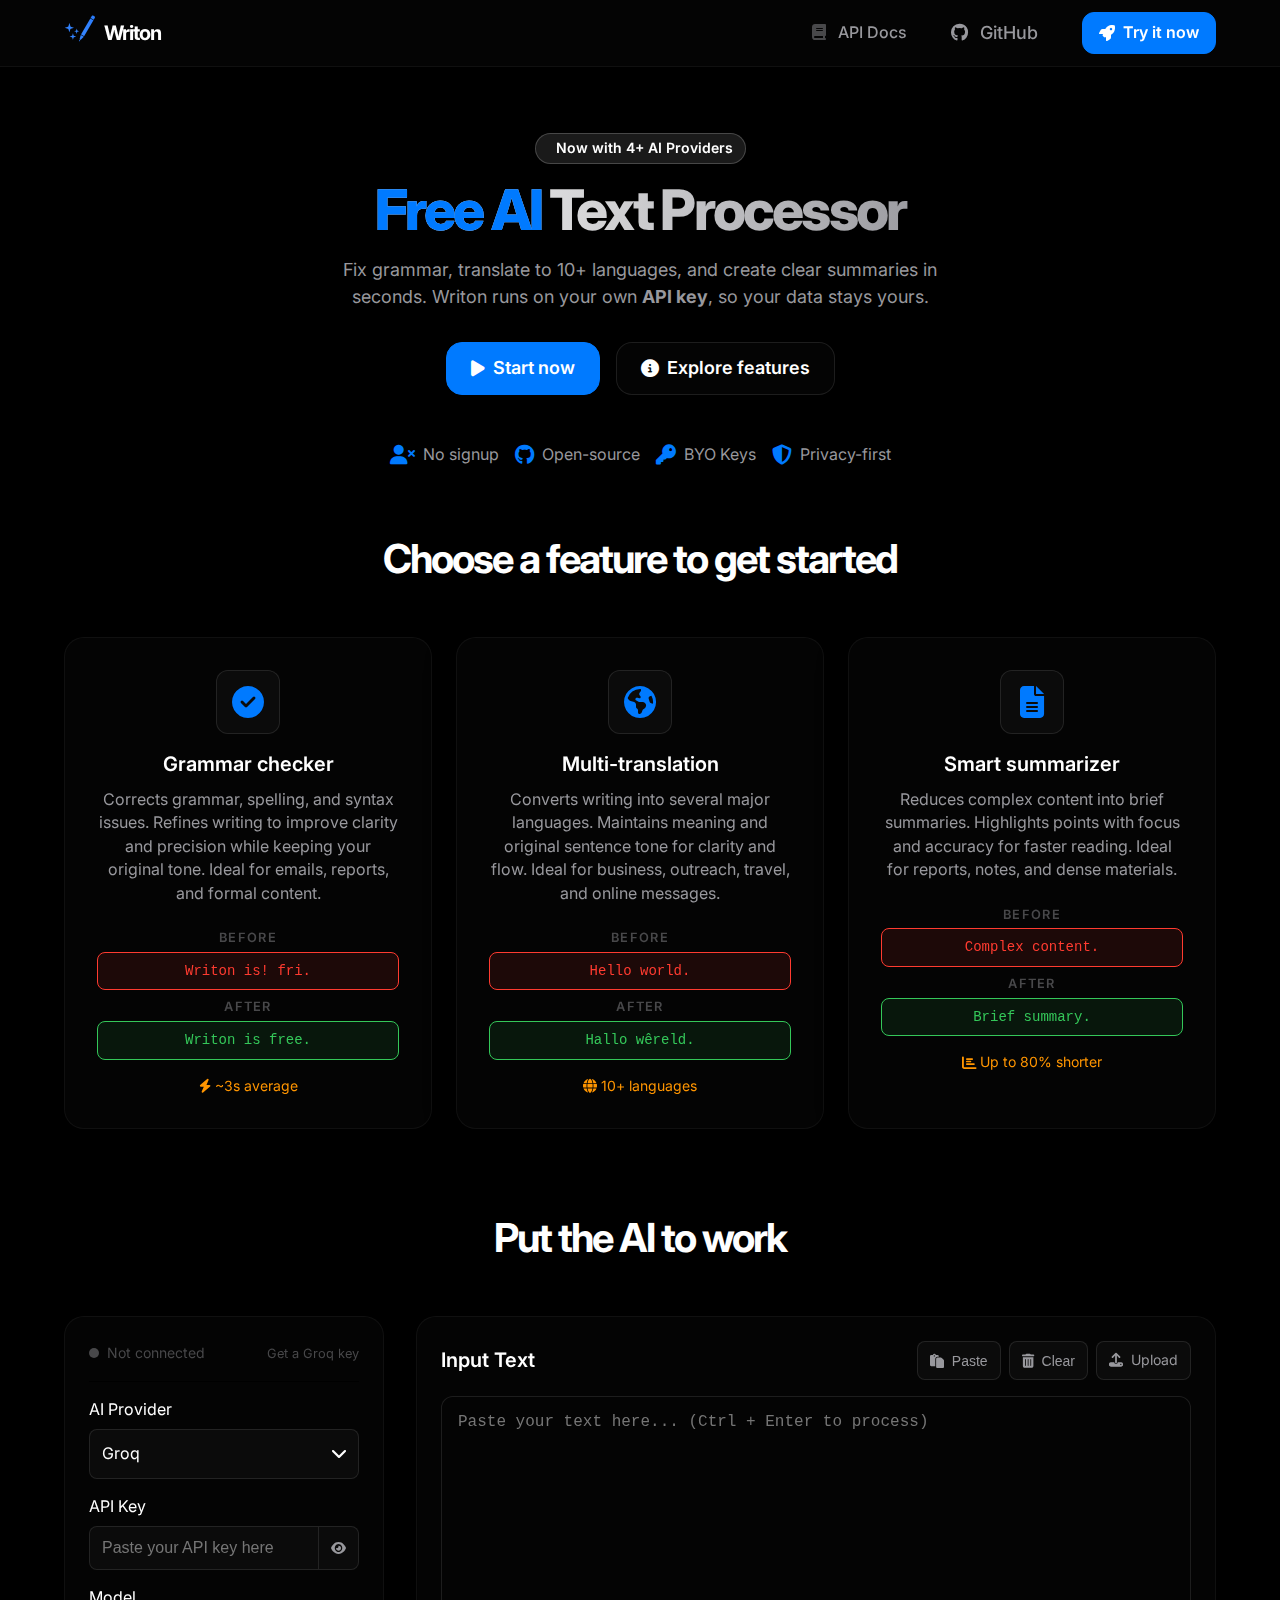
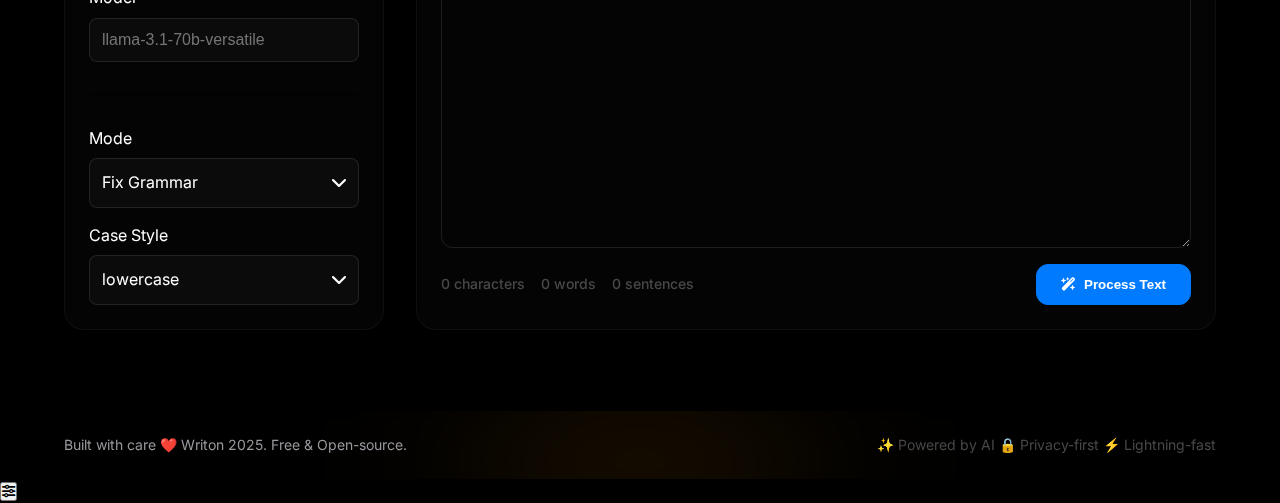
<file: frontend/index.html>
<!DOCTYPE html>
<html lang="en">

<head>
    <meta charset="UTF-8">
    <meta name="viewport"
        content="width=device-width, initial-scale=1, maximum-scale=5, minimum-scale=1, viewport-fit=cover">
    <title>Writon - Free AI Text Processor for Grammar, Translation & Summaries</title>
    <meta name="description"
        content="Writon is a free, privacy-first AI text processor. Correct grammar, translate languages, and summarize text instantly using your own API keys from providers like Groq, OpenAI, and Google. No signup required.">
    <meta name="keywords"
        content="AI text processor, grammar checker, translation tool, summarizer, Groq, OpenAI, Google Gemini, free AI tool, privacy-first AI, bring your own key">
    <meta name="author" content="Writon AI">

    <!-- Open Graph / Facebook -->
    <meta property="og:type" content="website">
    <meta property="og:url" content="https://writon.xyz/">
    <meta property="og:title" content="Writon - Free AI Text Processor">
    <meta property="og:description"
        content="Correct grammar, translate languages, and summarize text instantly with your own API keys.">
    <meta property="og:image" content="https://writon.xyz/frontend/assets/logo.PNG">
    <meta property="og:site_name" content="Writon">
    <meta property="og:locale" content="en_US">

    <!-- Twitter -->
    <meta property="twitter:card" content="summary_large_image">
    <meta property="twitter:url" content="https://writon.xyz/">
    <meta property="twitter:title" content="Writon - Free AI Text Processor">
    <meta property="twitter:description"
        content="Correct grammar, translate languages, and summarize text instantly with your own API keys.">
    <meta property="twitter:image" content="https://writon.xyz/frontend/assets/logo.PNG">
    <meta property="twitter:site" content="@writon_xyz">
    <meta property="twitter:creator" content="@writon_xyz">

    <link rel="icon" href="assets/favicon.ico" type="image/x-icon">
    <link rel="stylesheet" href="style.css">
    <link rel="stylesheet" href="https://cdnjs.cloudflare.com/ajax/libs/font-awesome/6.4.0/css/all.min.css">
    <link href="https://fonts.googleapis.com/css2?family=Inter:wght@300;400;500;600;700&display=swap" rel="stylesheet">
    <link rel="preconnect" href="https://fonts.googleapis.com">
    <link rel="preconnect" href="https://cdnjs.cloudflare.com">
    <meta name="apple-mobile-web-app-capable" content="yes">
    <meta name="apple-mobile-web-app-status-bar-style" content="black-translucent">
    <meta name="apple-mobile-web-app-title" content="Writon AI">
    <link rel="apple-touch-icon" href="assets/logo.PNG">
    <meta name="mobile-web-app-capable" content="yes">
    <meta name="theme-color" content="#000000">
    <meta name="format-detection" content="telephone=no">
    
    <!-- SEO Meta Tags -->
    <meta name="robots" content="index, follow">
    <link rel="canonical" href="https://writon.xyz/">
    
    <!-- Preload critical resources -->
    <link rel="preload" href="style.css" as="style">
    
    <link rel="preload" href="assets/logo.PNG" as="image">
    
    <!-- Structured Data -->
    <script type="application/ld+json">
    {
        "@context": "https://schema.org",
        "@type": "WebApplication",
        "name": "Writon",
        "description": "AI-powered text processor for grammar correction, translation, and summarization",
        "url": "https://writon.xyz",
        "applicationCategory": "Text Processing",
        "operatingSystem": "Web Browser",
        "offers": {
            "@type": "Offer",
            "price": "0",
            "priceCurrency": "USD"
        }
    }
    </script>
</head>

<body>
    
    <div id="app-container">
        <div id="statusMessage" class="hidden"></div>
        <div id="loadingOverlay" class="loading-overlay hidden">
            <div class="loading-spinner">
                <div class="spinner-ring"></div>
                <div class="loading-text">Processing your text...</div>
                <div class="loading-progress">
                    <div class="progress-bar">
                        <div class="progress-fill"></div>
                    </div>
                </div>
            </div>
        </div>
        <header class="header">
            <div class="header-content">
                <a href="#" class="logo">
                    <div class="logo-icon">
                        <img src="assets/logo.PNG" alt="Writon" class="logo-image">
                    </div>
                    <span class="logo-text">Writon</span>
                </a>
                <nav class="nav-desktop">
                    <a href="api-docs.html" class="nav-link">
                        <i class="fas fa-book"></i>
                        API Docs
                    </a>
                    <a href="https://github.com/writon-xyz" target="_blank" class="mobile-nav-link">
                        <i class="fab fa-github"></i>
                        <span>GitHub</span>
                    </a>
                    <a href="#processing-section" class="btn-primary">
                        <i class="fas fa-rocket"></i>
                        Try it now
                    </a>
                </nav>
                <button class="nav-mobile-toggle">
                    <i class="fas fa-bars"></i>
                </button>
            </div>
        </header>
        <div class="mobile-nav-overlay hidden" id="mobileNavOverlay">
            <div class="mobile-nav-content">
                <div class="mobile-nav-header">
                    <div class="logo">
                        <div class="logo-icon">
                            <img src="assets/logo.PNG" alt="Writon" class="logo-image">
                        </div>
                        <span class="logo-text">Writon</span>
                    </div>
                    <button class="mobile-nav-close" id="mobileNavClose">
                        <i class="fas fa-times"></i>
                    </button>
                </div>
                <nav class="mobile-nav-links">
                    <a href="#processing-section" class="mobile-nav-link">
                        <i class="fas fa-rocket"></i>
                        <span>Try it now</span>
                    </a>
                    <a href="api-docs.html" class="mobile-nav-link">
                        <i class="fas fa-book"></i>
                        <span>API Docs</span>
                    </a>
                    <a href="#" class="mobile-nav-link">
                        <i class="fab fa-github"></i>
                        <span>GitHub</span>
                    </a>
                </nav>
                <div class="mobile-nav-footer">
                    <div class="mobile-nav-stats">
                        <div class="mobile-nav-stat">
                            <i class="fas fa-shield-alt"></i>
                            <span>Privacy-first</span>
                        </div>
                    </div>
                </div>
            </div>
        </div>
        <main>
            <section class="hero">
                <div class="hero-background"></div>
                <div class="hero-content">
                    <div class="hero-badge">
                        <i class="fas fa-sparkles"></i>
                        <span>Now with 4+ AI Providers</span>
                    </div>
                    <h1 class="hero-title">
                        <span class="highlight">Free AI</span>
                        <span>Text Processor</span>
                    </h1>
                    <p class="hero-description">
                        Fix grammar, translate to 10+ languages, and create clear summaries in seconds.
                        Writon runs on your own <strong>API key</strong>, so your data stays yours.
                    </p>
                    <div class="hero-actions">
                        <a href="#processing-section" class="btn-primary btn-large">
                            <i class="fas fa-play"></i>
                            Start now
                        </a>
                        <a href="#features" class="btn-secondary btn-large">
                            <i class="fas fa-info-circle"></i>
                            Explore features
                        </a>
                    </div>
                    <div class="hero-features">
                        <div class="feature-item">
                            <i class="fas fa-user-times"></i>
                            <span>No signup</span>
                        </div>
                        <div class="feature-item">
                            <i class="fab fa-github"></i>
                            <span>Open-source</span>
                        </div>
                        <div class="feature-item">
                            <i class="fas fa-key"></i>
                            <span>BYO Keys</span>
                        </div>
                        <div class="feature-item">
                            <i class="fas fa-shield-alt"></i>
                            <span>Privacy-first</span>
                        </div>
                    </div>
                </div>
            </section>
            <section class="features" id="features">
                <div class="container">
                    <h2 class="section-title">Choose a feature to get started</h2>
                    <div class="features-grid">
                        <div class="feature-card" data-feature="grammar">
                            <div class="feature-icon">
                                <i class="fas fa-check-circle"></i>
                            </div>
                            <h3 class="feature-title">Grammar checker</h3>
                            <p class="feature-description">Corrects grammar, spelling, and syntax issues. Refines writing to
                                improve clarity and precision while keeping your original tone. Ideal for emails, reports,
                                and formal content.</p>
                            <div class="code-example-stacked">
                                <div class="example-section">
                                    <span class="example-label">BEFORE</span>
                                    <div class="code-box before">Writon is! fri.</div>
                                </div>
                                <div class="example-section">
                                    <span class="example-label">AFTER</span>
                                    <div class="code-box after">Writon is free.</div>
                                </div>
                            </div>
                            <div class="feature-stats">
                                <div class="stat">
                                    <i class="fas fa-bolt"></i>
                                    <span>~3s average</span>
                                </div>
                            </div>
                        </div>
                        <div class="feature-card" data-feature="translate">
                            <div class="feature-icon">
                                <i class="fas fa-globe-americas"></i>
                            </div>
                            <h3 class="feature-title">Multi-translation</h3>
                            <p class="feature-description">Converts writing into several major languages. Maintains meaning
                                and original sentence tone for clarity and flow. Ideal for business, outreach, travel, and online messages.</p>
                            <div class="code-example-stacked">
                                <div class="example-section">
                                    <span class="example-label">BEFORE</span>
                                    <div class="code-box before">Hello world.</div>
                                </div>
                                <div class="example-section">
                                    <span class="example-label">AFTER</span>
                                    <div class="code-box after">Hallo wêreld.
                                    </div>
                                </div>
                            </div>
                            <div class="feature-stats">
                                <div class="stat">
                                    <i class="fas fa-globe"></i>
                                    <span>10+ languages</span>
                                </div>
                            </div>
                        </div>
                        <div class="feature-card" data-feature="summarize">
                            <div class="feature-icon">
                                <i class="fas fa-file-alt"></i>
                            </div>
                            <h3 class="feature-title">Smart summarizer</h3>
                            <p class="feature-description">Reduces complex content into brief summaries. Highlights points with
                                focus and accuracy for faster reading. Ideal for reports, notes, and dense materials.</p>
                            <div class="code-example-stacked">
                                <div class="example-section">
                                    <span class="example-label">BEFORE</span>
                                    <div class="code-box before">Complex content.</div>
                                </div>
                                <div class="example-section">
                                    <span class="example-label">AFTER</span>
                                    <div class="code-box after">Brief summary.
                                    </div>
                                </div>
                            </div>
                            <div class="feature-stats">
                                <div class="stat">
                                    <i class="fas fa-chart-bar"></i>
                                    <span>Up to 80% shorter</span>
                                </div>
                            </div>
                        </div>
                    </div>
                </div>
            </section>
            <section class="processing-section" id="processing-section">
                <div class="container">
                    <h2 class="section-title">Put the AI to work</h2>
                    <div class="processor-grid">
                        <div class="settings-panel glass-card">
                            <div class="status-header">
                                <div class="api-status" id="apiStatus">
                                    <div id="statusIndicator" class="status-indicator"></div>
                                    <div id="statusText" class="status-text">Not connected</div>
                                </div>
                                <div class="key-links">
                                    <a href="https://console.groq.com/keys" target="_blank" class="key-link"
                                        id="groq-link">Get a Groq key</a>
                                    <a href="https://platform.openai.com/api-keys" target="_blank" class="key-link"
                                        id="openai-link">Get an OpenAI key</a>
                                    <a href="https://makersuite.google.com/app/apikey" target="_blank" class="key-link"
                                        id="google-link">Get a Google key</a>
                                    <a href="https://www.anthropic.com/api" target="_blank" class="key-link"
                                        id="anthropic-link">Get an Anthropic key</a>
                                </div>
                            </div>
                            <div class="settings-group">
                                <label for="provider" class="setting-label">AI Provider</label>
                                <div class="custom-select-wrapper">
                                    <select id="provider" class="setting-select">
                                        <option value="groq">Groq</option>
                                        <option value="google">Google</option>
                                        <option value="openai">OpenAI</option>
                                        <option value="anthropic">Anthropic</option>
                                    </select>
                                </div>
                            </div>
                            <div class="settings-group api-key-group">
                                <label for="apiKey" class="setting-label">API Key</label>
                                <div class="api-key-input-wrapper">
                                    <input type="password" id="apiKey" class="setting-input"
                                        placeholder="Paste your API key here" required>
                                    <button id="toggleApiKey" class="input-action-btn">
                                        <i class="fas fa-eye"></i>
                                    </button>
                                </div>
                            </div>
                            <div class="settings-group">
                                <label for="model" class="setting-label">Model</label>
                                <input type="text" id="model" class="setting-input"
                                    placeholder="llama-3.1-70b-versatile">
                            </div>
                            <hr class="settings-divider">
                            <div class="settings-group">
                                <label for="mode" class="setting-label">Mode</label>
                                <div class="custom-select-wrapper">
                                    <select id="mode" class="setting-select">
                                        <option value="grammar">Fix Grammar</option>
                                        <option value="summarize">Summarize</option>
                                        <option value="translate">Translate</option>
                                    </select>
                                </div>
                            </div>
                            <div id="languageGroup" class="settings-group hidden">
                                <label for="targetLanguage" class="setting-label">Target Language</label>
                                <div class="custom-select-wrapper">
                                    <select id="targetLanguage" class="setting-select">
                                        <option value="Hindi">Hindi</option>
                                        <option value="Maori">Maori</option>
                                        <option value="Arabic">Arabic</option>
                                        <option value="French">French</option>
                                        <option value="German">German</option>
                                        <option value="Swahili">Swahili</option>
                                        <option value="English">English</option>
                                        <option value="Spanish">Spanish</option>
                                        <option value="Tok Pisin">Tok Pisin</option>
                                        <option value="Portuguese">Portuguese</option>
                                        <option value="Mandarin Chinese">Mandarin Chinese</option>
                                        <option value="Custom">Custom...</option>
                                    </select>
                                </div>
                                <input type="text" id="customLanguage" class="setting-input mt-2 hidden"
                                    placeholder="e.g., Swahili">
                            </div>
                            <div class="settings-group">
                                <label for="caseStyle" class="setting-label">Case Style</label>
                                <div class="custom-select-wrapper">
                                    <select id="caseStyle" class="setting-select">
                                        <option value="lower">lowercase</option>
                                        <option value="sentence">Sentence case</option>
                                        <option value="title">Title Case</option>
                                        <option value="upper">UPPERCASE</option>
                                    </select>
                                </div>
                            </div>
                        </div>
                        <div class="editor-panel glass-card">
                            <div class="editor-header">
                                <h3 class="editor-title">Input Text</h3>
                                <div class="editor-actions">
                                    <button id="pasteTextBtn" class="editor-action-btn">
                                        <i class="fas fa-paste"></i>
                                        <span>Paste</span>
                                    </button>
                                    <button id="clearTextBtn" class="editor-action-btn">
                                        <i class="fas fa-trash-alt"></i>
                                        <span>Clear</span>
                                    </button>
                                    <label for="fileUpload" class="editor-action-btn">
                                        <i class="fas fa-upload"></i>
                                        <span>Upload</span>
                                    </label>
                                    <input type="file" id="fileUpload" accept=".txt,.md,.rtf" class="hidden">
                                </div>
                            </div>
                            <textarea id="inputText" class="editor-textarea"
                                placeholder="Paste your text here... (Ctrl + Enter to process)"></textarea>
                            <div class="editor-footer">
                                <div class="text-stats">
                                    <span id="charCount" class="stat-item">0 characters</span>
                                    <span id="wordCount" class="stat-item">0 words</span>
                                    <span id="sentenceCount" class="stat-item">0 sentences</span>
                                </div>
                                <button id="processBtn" class="btn-primary btn-process">
                                    <i class="fas fa-wand-magic-sparkles"></i>
                                    Process Text
                                </button>
                            </div>
                        </div>
                    </div>
                    <div id="resultsSection" class="results-section hidden">
                        <div class="original-text-panel glass-card">
                            <div class="result-header">
                                <h3 class="result-title">Original Text</h3>
                                <div class="result-stats">
                                    <span id="originalStats" class="stat-item"></span>
                                </div>
                            </div>
                            <div id="originalText" class="result-text-box"></div>
                        </div>
                        <div class="processed-text-panel glass-card">
                            <div class="result-header">
                                <h3 class="result-title">Processed Text</h3>
                                <div class="result-stats">
                                    <span id="usedMode" class="stat-item"></span>
                                    <span id="usedProvider" class="stat-item"></span>
                                    <span id="usedCase" class="stat-item"></span>
                                    <span id="usedLanguage" class="stat-item hidden"></span>
                                    <span id="usedLanguageMeta" class="stat-item hidden"></span>
                                    <span id="processingTime" class="stat-item">Time: <span
                                            id="timeValue"></span></span>
                                    <span id="wordDiffStat" class="stat-item"></span>
                                    <span id="charDiffStat" class="stat-item"></span>
                                </div>
                            </div>
                            <div id="processedText" class="result-text-box"></div>
                            <div class="result-actions">
                                <button id="copyBtn" class="btn-secondary">
                                    <i class="fas fa-copy"></i>
                                    Copy
                                </button>
                                <button id="downloadBtn" class="btn-secondary">
                                    <i class="fas fa-download"></i>
                                    Download
                                </button>
                                <button id="shareBtn" class="btn-secondary">
                                    <i class="fas fa-share-alt"></i>
                                    Share
                                </button>
                                <button id="processAgainBtn" class="btn-secondary">
                                    <i class="fas fa-redo-alt"></i>
                                    Process Again
                                </button>
                            </div>
                        </div>
                    </div>
                </div>
            </section>
        </main>
        <footer class="footer">
            <div class="container">
                <div class="footer-content">
                    <div class="footer-left">
                        <p>Built with care ❤️ Writon 2025. Free & Open-source.</p>
                    </div>
                    <div class="footer-right">
                        <div class="footer-stats">
                            <span>✨ Powered by AI</span>
                            <span>🔒 Privacy-first</span>
                            <span>⚡ Lightning-fast</span>
                        </div>
                    </div>
                </div>
            </div>
        </footer>
    </div>
    <div class="mobile-fab">
        <button class="fab-main" id="fab-settings-toggle">
            <i class="fas fa-sliders-h"></i>
        </button>
    </div>
    <script type="module" src="js/main.js"></script>
</body>

</html>
</file>
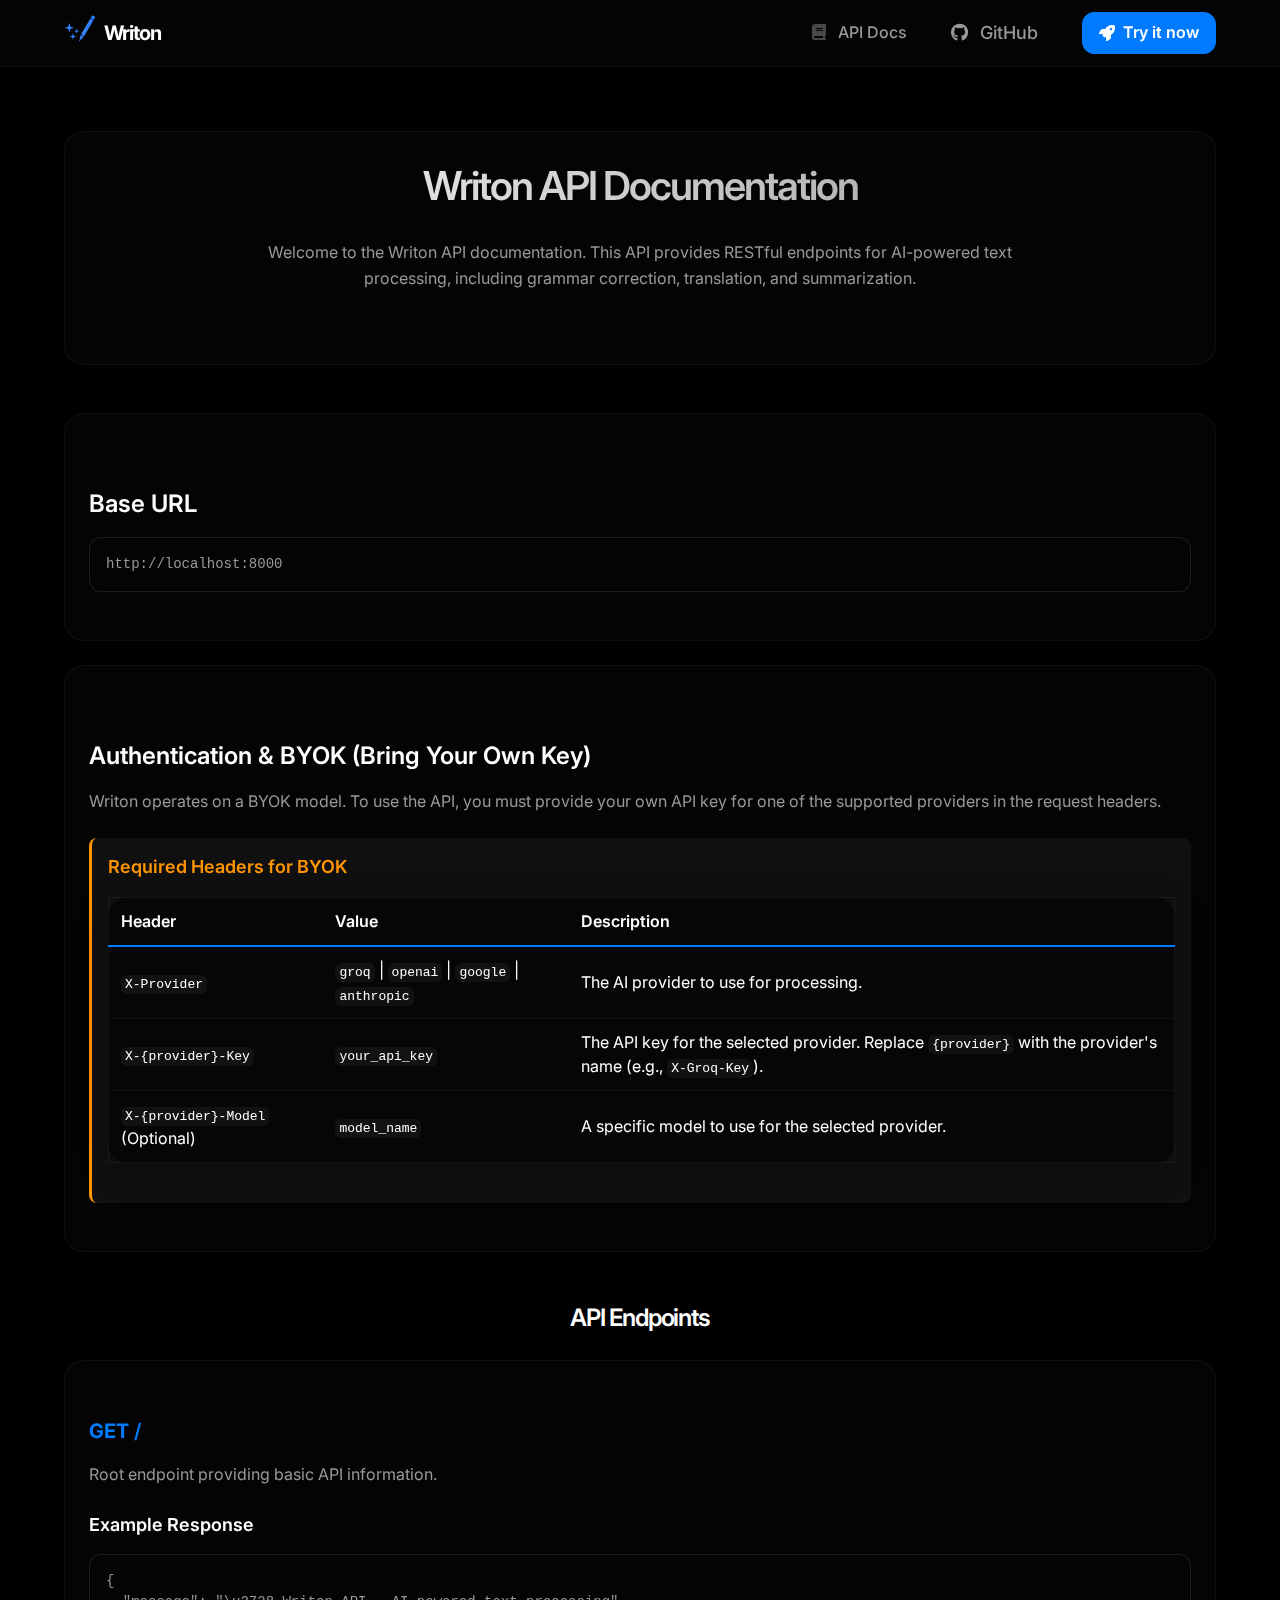
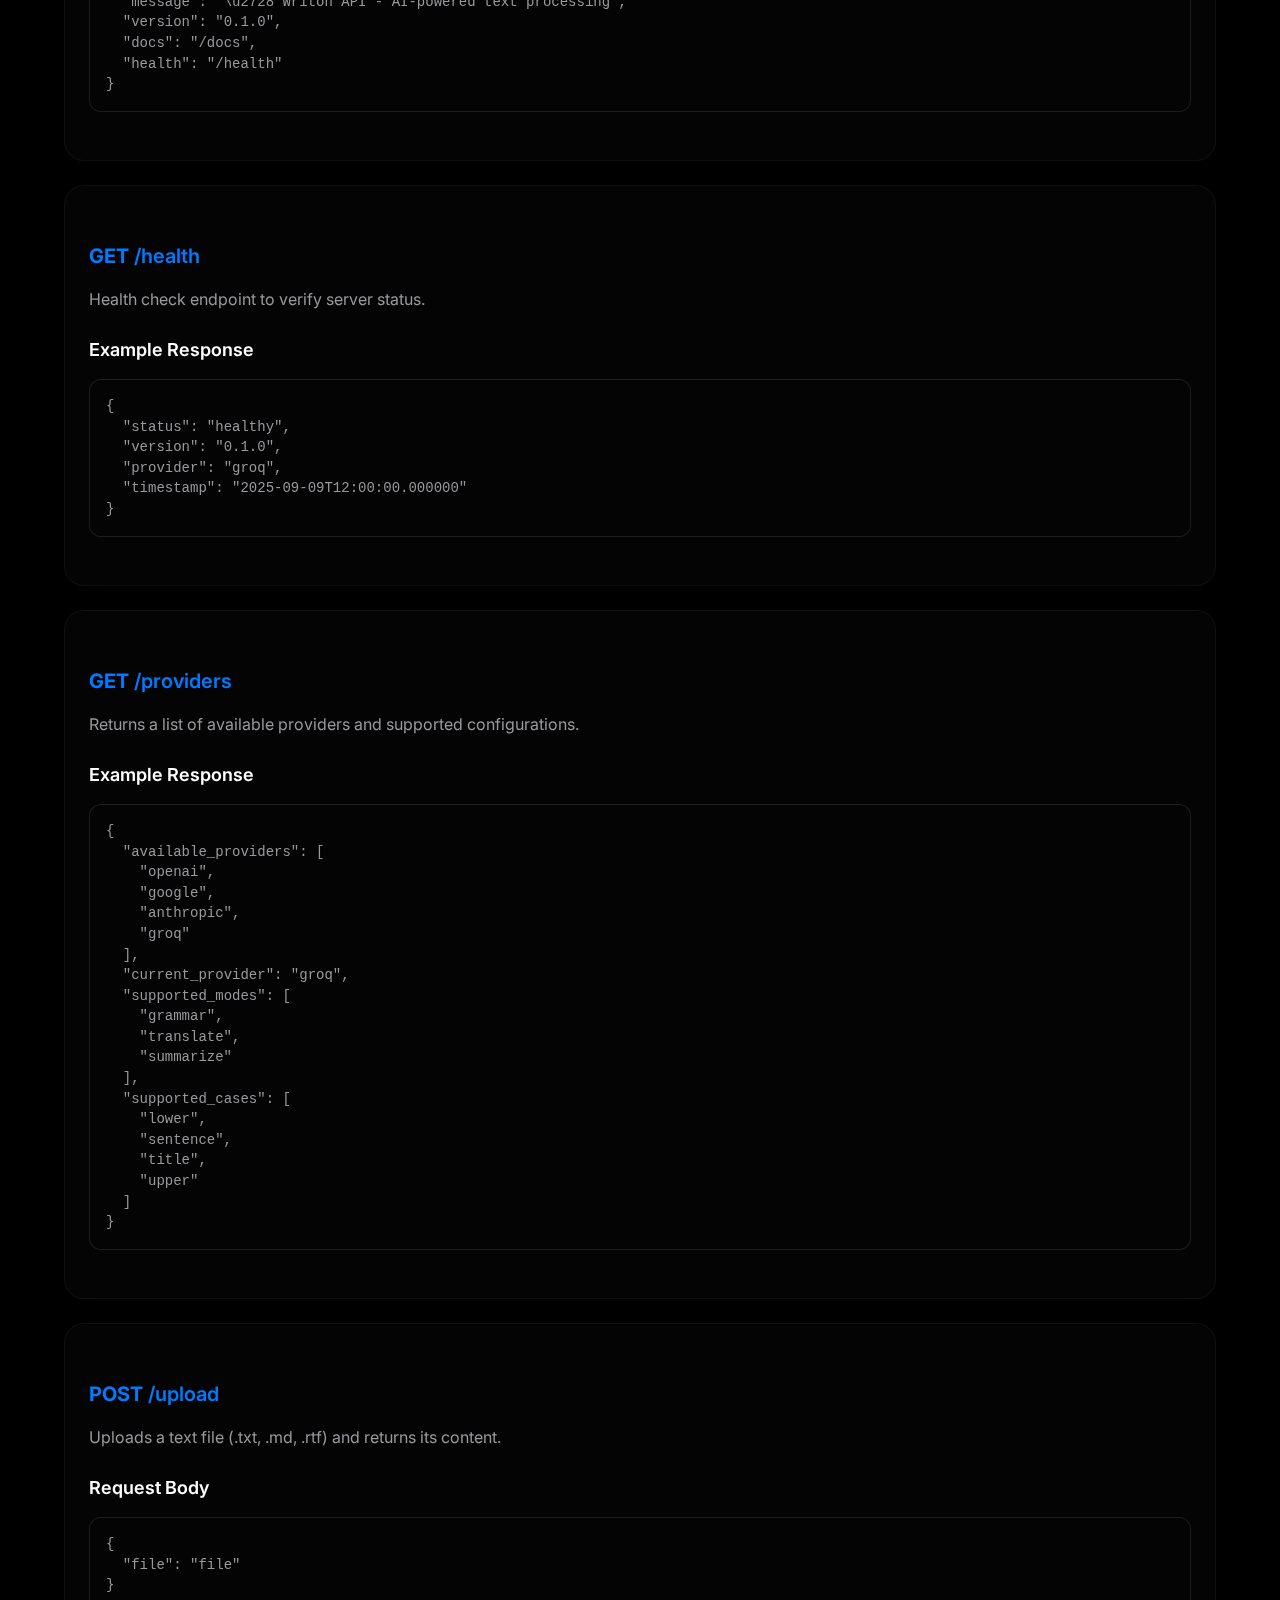
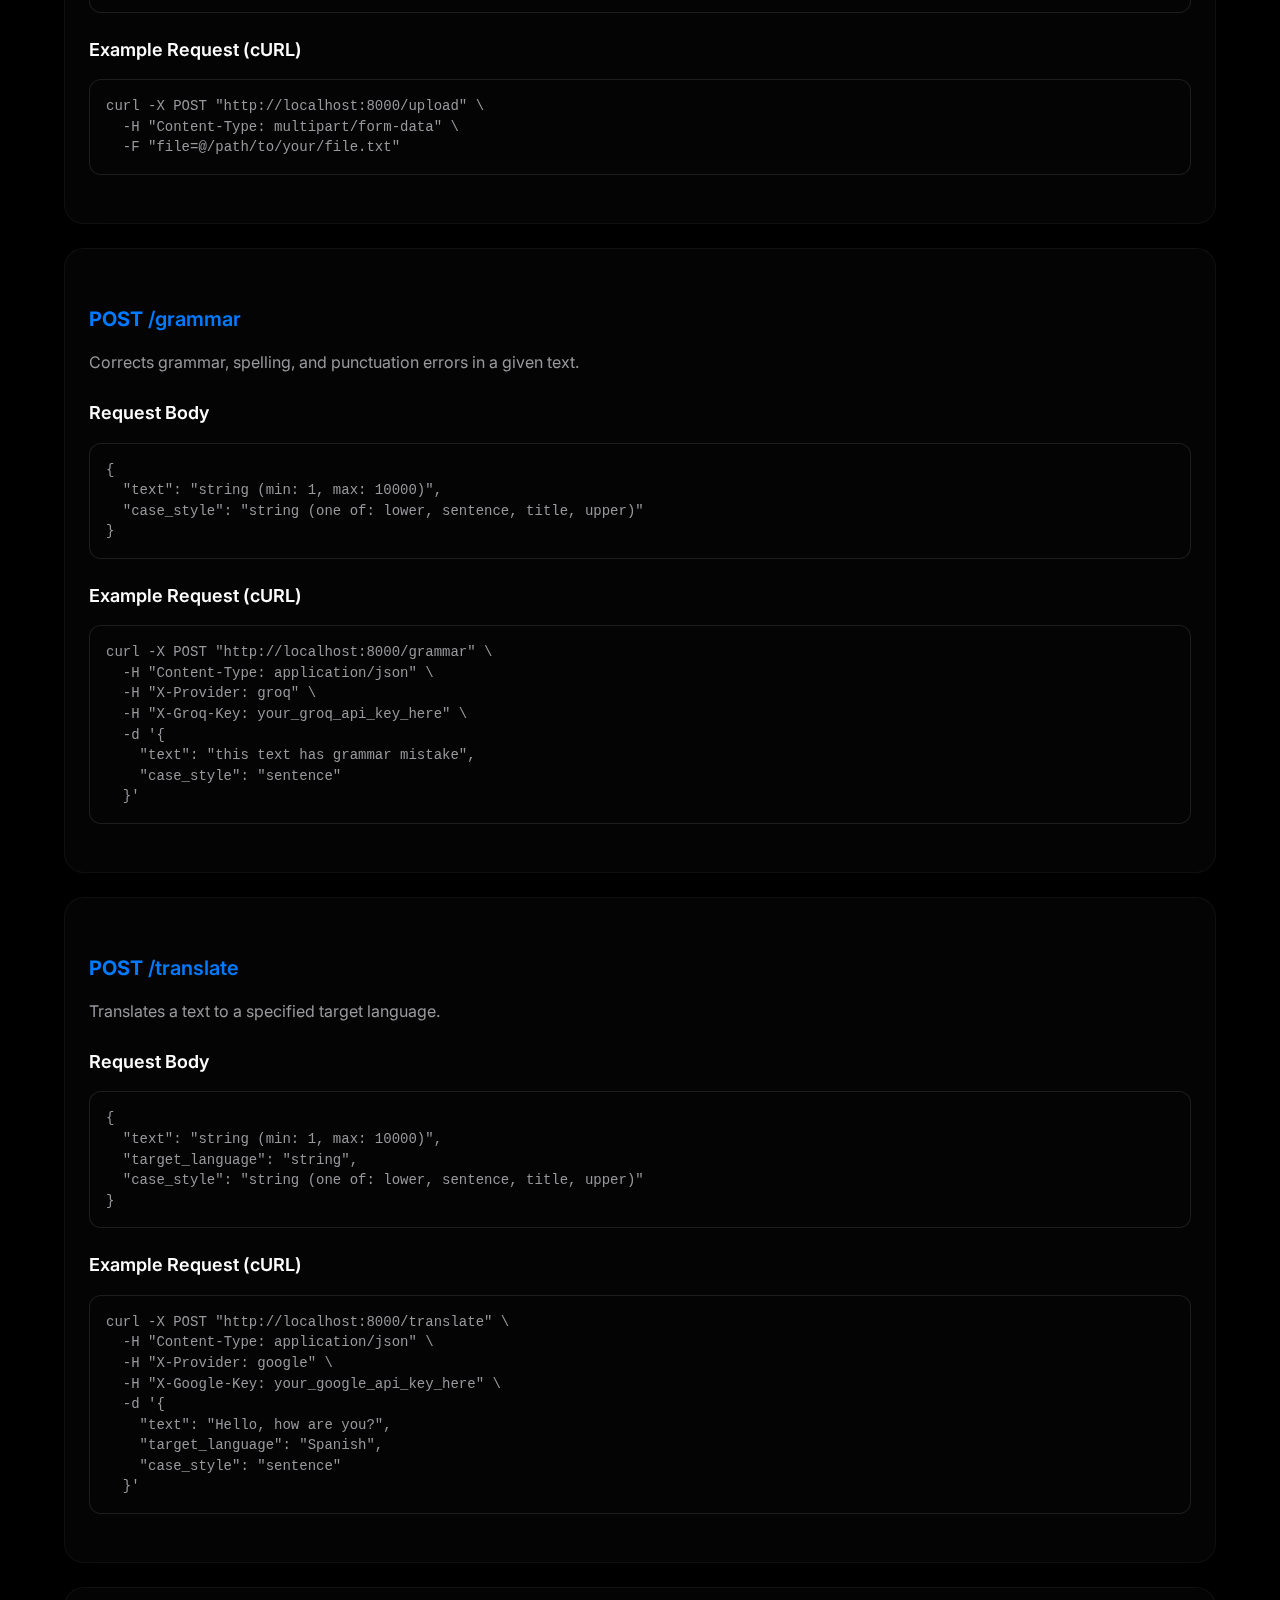
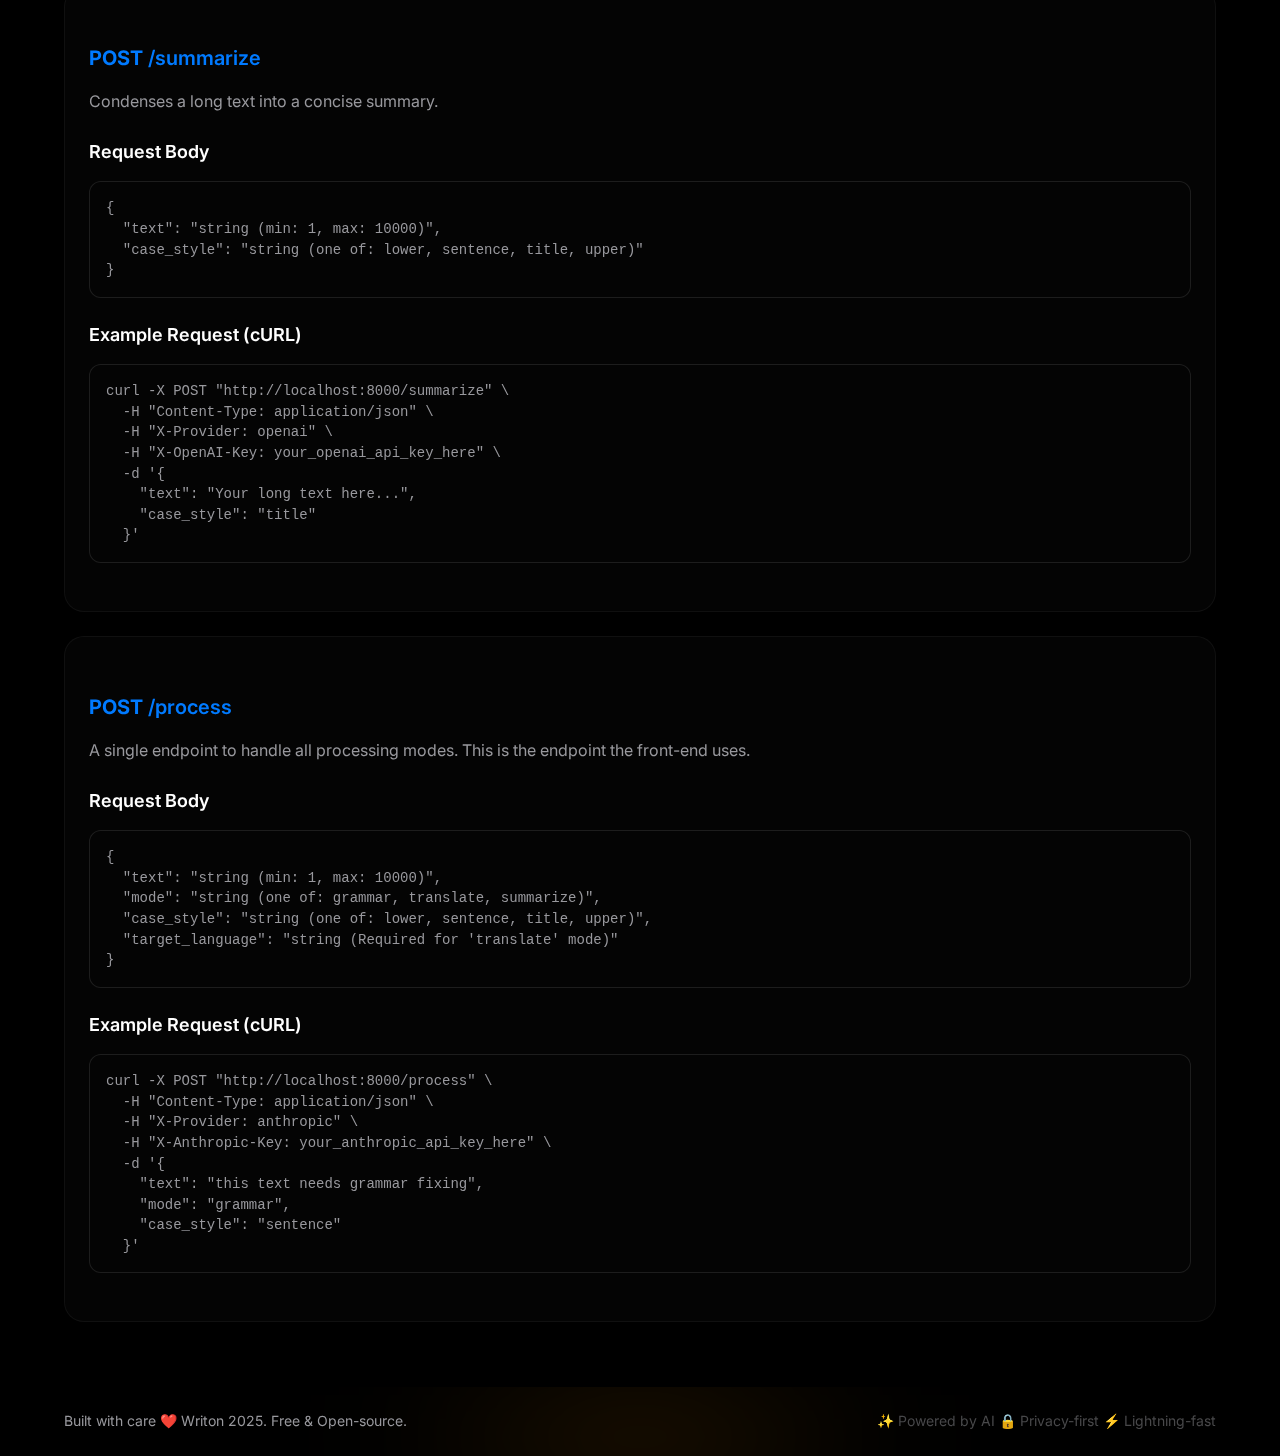
<file: frontend/api-docs.html>
<!DOCTYPE html>
<html lang="en">

<head>
    <meta charset="UTF-8">
    <meta name="viewport"
        content="width=device-width, initial-scale=1, maximum-scale=5, minimum-scale=1, viewport-fit=cover">
    <title>Writon API Docs - AI Text Processing</title>
    <meta name="description"
        content="Official API documentation for Writon. Learn how to use our RESTful endpoints for grammar correction, translation, and summarization with a simple Bring-Your-Own-Key (BYOK) model.">
    <meta name="keywords"
        content="Writon API, text processing API, grammar API, translation API, summarization API, REST API, developer documentation, BYOK">
    <meta name="author" content="Writon AI">

    <!-- Open Graph / Facebook -->
    <meta property="og:type" content="website">
    <meta property="og:url" content="https://writon.xyz/api-docs.html">
    <meta property="og:title" content="Writon API Docs - AI Text Processing">
    <meta property="og:description"
        content="Learn how to integrate Writon's AI text processing into your applications with our RESTful API.">
    <meta property="og:image" content="https://writon.xyz/frontend/assets/logo.PNG">
    <meta property="og:site_name" content="Writon">
    <meta property="og:locale" content="en_US">

    <!-- Twitter -->
    <meta property="twitter:card" content="summary_large_image">
    <meta property="twitter:url" content="https://writon.xyz/api-docs.html">
    <meta property="twitter:title" content="Writon API Docs - AI Text Processing">
    <meta property="twitter:description"
        content="Learn how to integrate Writon's AI text processing into your applications with our RESTful API.">
    <meta property="twitter:image" content="https://writon.xyz/frontend/assets/logo.PNG">
    <meta property="twitter:site" content="@writon_xyz">
    <meta property="twitter:creator" content="@writon_xyz">

    <link rel="icon" href="assets/favicon.ico" type="image/x-icon">
    <link rel="stylesheet" href="style.css">
    <link rel="stylesheet" href="https://cdnjs.cloudflare.com/ajax/libs/font-awesome/6.4.0/css/all.min.css">
    <link href="https://fonts.googleapis.com/css2?family=Inter:wght@300;400;500;600;700&display=swap" rel="stylesheet">
    <link rel="preconnect" href="https://fonts.googleapis.com">
    <link rel="preconnect" href="https://cdnjs.cloudflare.com">
    <meta name="apple-mobile-web-app-capable" content="yes">
    <meta name="apple-mobile-web-app-status-bar-style" content="black-translucent">
    <meta name="apple-mobile-web-app-title" content="Writon AI">
    <link rel="apple-touch-icon" href="assets/logo.PNG">
    <meta name="mobile-web-app-capable" content="yes">
    <meta name="theme-color" content="#000000">
    <meta name="format-detection" content="telephone=no">
    
    <!-- SEO Meta Tags -->
    <meta name="robots" content="index, follow">
    <link rel="canonical" href="https://writon.xyz/api-docs.html">
    
    <!-- Structured Data -->
    <script type="application/ld+json">
    {
        "@context": "https://schema.org",
        "@type": "TechArticle",
        "headline": "Writon API Documentation",
        "description": "Official API documentation for Writon AI text processing service",
        "url": "https://writon.xyz/api-docs.html",
        "author": {
            "@type": "Organization",
            "name": "Writon AI"
        },
        "publisher": {
            "@type": "Organization",
            "name": "Writon AI",
            "url": "https://writon.xyz"
        },
        "about": {
            "@type": "SoftwareApplication",
            "name": "Writon API",
            "applicationCategory": "DeveloperApplication"
        }
    }
    </script>
    
    <style>
        .api-docs-content {
            padding: var(--space-16) 0;
        }

        .api-docs-content h1,
        .api-docs-content h2,
        .api-docs-content h3,
        .api-docs-content h4 {
            font-weight: 600;
            margin-bottom: var(--space-4);
        }

        .api-docs-content h1 {
            font-size: var(--text-4xl);
            margin-bottom: var(--space-8);
            text-align: center;
        }

        .api-docs-content h2 {
            font-size: var(--text-2xl);
            margin-top: var(--space-12);
        }

        .api-docs-content h3 {
            font-size: var(--text-xl);
            margin-top: var(--space-8);
            color: var(--main-blue);
        }

        .api-docs-content h4 {
            font-size: var(--text-lg);
            margin-top: var(--space-6);
        }

        .api-docs-content p,
        .api-docs-content li {
            font-size: var(--text-base);
            color: var(--text-secondary);
            line-height: 1.6;
        }

        .api-docs-content ul {
            padding-left: var(--space-6);
            margin-bottom: var(--space-4);
        }

        .api-docs-content ul li {
            list-style-type: disc;
            margin-bottom: var(--space-2);
        }

        .api-docs-content code {
            background-color: rgba(255, 255, 255, 0.05);
            color: var(--text-primary);
            padding: var(--space-0-5) var(--space-1);
            border-radius: var(--radius-sm);
            font-family: monospace;
        }

        .api-docs-content pre {
            background: var(--glass-background);
            border: 1px solid var(--glass-border-strong);
            border-radius: var(--radius-lg);
            padding: var(--space-4);
            overflow-x: auto;
            white-space: pre-wrap;
            word-wrap: break-word;
            margin-bottom: var(--space-6);
        }

        .api-docs-content pre code {
            display: block;
            background: none;
            padding: 0;
            color: var(--text-secondary);
            font-size: var(--text-sm);
        }

        .api-docs-content table {
            width: 100%;
            border-collapse: collapse;
            margin-bottom: var(--space-6);
        }

        .api-docs-content th,
        .api-docs-content td {
            text-align: left;
            padding: var(--space-3);
            border-bottom: 1px solid var(--glass-border);
        }

        .api-docs-content th {
            color: var(--text-primary);
            font-weight: 600;
            border-bottom: 2px solid var(--main-blue);
        }

        .api-docs-content tr:hover {
            background-color: var(--glass-background-hover);
        }

        .http-method {
            font-weight: 700;
            color: var(--main-blue);
        }

        .header-section {
            background: rgba(255, 255, 255, 0.05);
            border-left: 3px solid var(--system-orange);
            padding: var(--space-4);
            border-radius: var(--radius-md);
            margin-bottom: var(--space-6);
        }

        .header-section h4 {
            margin-top: 0;
            color: var(--system-orange);
        }

        /* Responsive table wrapper for horizontal scrolling on small screens */
        @media (max-width: 767px) {
            .table-responsive {
                width: 100%;
                overflow-x: auto;
                -webkit-overflow-scrolling: touch;
            }
        }
    </style>
</head>

<body>
    <div id="app-container">
        <header class="header">
            <div class="header-content">
                <a href="index.html" class="logo">
                    <div class="logo-icon">
                        <img src="assets/logo.PNG" alt="Writon" class="logo-image">
                    </div>
                    <span class="logo-text">Writon</span>
                </a>
                <nav class="nav-desktop">
                    <a href="api-docs.html" class="nav-link">
                        <i class="fas fa-book"></i>
                        API Docs
                    </a>
                    <a href="https://github.com/writon-ai" target="_blank" class="mobile-nav-link">
                        <i class="fab fa-github"></i>
                        <span>GitHub</span>
                    </a>
                    <a href="index.html#processing-section" class="btn-primary">
                        <i class="fas fa-rocket"></i>
                        Try it now
                    </a>
                </nav>
                <button class="nav-mobile-toggle">
                    <i class="fas fa-bars"></i>
                </button>
            </div>
        </header>
        <div class="mobile-nav-overlay hidden" id="mobileNavOverlay">
            <div class="mobile-nav-content">
                <div class="mobile-nav-header">
                    <div class="logo">
                        <div class="logo-icon">
                            <img src="assets/logo.PNG" alt="Writon" class="logo-image">
                        </div>
                        <span class="logo-text">Writon</span>
                    </div>
                    <button class="mobile-nav-close" id="mobileNavClose">
                        <i class="fas fa-times"></i>
                    </button>
                </div>
                <nav class="mobile-nav-links">
                    <a href="index.html#processing-section" class="mobile-nav-link">
                        <i class="fas fa-rocket"></i>
                        <span>Try it now</span>
                    </a>
                    <a href="api-docs.html" class="mobile-nav-link">
                        <i class="fas fa-book"></i>
                        <span>API Docs</span>
                    </a>
                    <a href="#" class="mobile-nav-link">
                        <i class="fab fa-github"></i>
                        <span>GitHub</span>
                    </a>
                </nav>
                <div class="mobile-nav-footer">
                    <div class="mobile-nav-stats">
                        <div class="mobile-nav-stat">
                            <i class="fas fa-shield-alt"></i>
                            <span>Privacy-first</span>
                        </div>
                    </div>
                </div>
            </div>
        </div>

        <main>
            <section class="api-docs-content container">
                <div class="glass-card" style="padding: var(--space-8);">
                    <h1 class="hero-title" style="text-align: center;">Writon API Documentation</h1>
                    <p class="hero-description"
                        style="max-width: 800px; margin: 0 auto var(--space-10); text-align: center;">
                        Welcome to the Writon API documentation. This API provides RESTful endpoints for AI-powered text
                        processing, including grammar correction, translation, and summarization.
                    </p>
                </div>

                <div class="glass-card" style="padding: var(--space-6); margin-top: var(--space-12);">
                    <h2 class="editor-title">Base URL</h2>
                    <pre><code>http://localhost:8000</code></pre>
                </div>

                <div class="glass-card" style="padding: var(--space-6); margin-top: var(--space-6);">
                    <h2 class="editor-title">Authentication & BYOK (Bring Your Own Key)</h2>
                    <p class="feature-description">Writon operates on a BYOK model. To use the API, you must provide
                        your own API key for one of the supported providers in the request headers.</p>

                    <div class="header-section">
                        <h4>Required Headers for BYOK</h4>
                        <div class="table-responsive">
                            <table class="glass-card">
                                <thead>
                                    <tr>
                                        <th>Header</th>
                                        <th>Value</th>
                                        <th>Description</th>
                                    </tr>
                                </thead>
                                <tbody>
                                    <tr>
                                        <td><code>X-Provider</code></td>
                                        <td><code>groq</code> | <code>openai</code> | <code>google</code> |
                                            <code>anthropic</code>
                                        </td>
                                        <td>The AI provider to use for processing.</td>
                                    </tr>
                                    <tr>
                                        <td><code>X-{provider}-Key</code></td>
                                        <td><code>your_api_key</code></td>
                                        <td>The API key for the selected provider. Replace <code>{provider}</code> with
                                            the provider's name (e.g., <code>X-Groq-Key</code>).</td>
                                    </tr>
                                    <tr>
                                        <td><code>X-{provider}-Model</code> (Optional)</td>
                                        <td><code>model_name</code></td>
                                        <td>A specific model to use for the selected provider.</td>
                                    </tr>
                                </tbody>
                            </table>
                        </div>
                    </div>
                </div>

                <h2 class="section-title" style="margin-top: var(--space-12);">API Endpoints</h2>

                <div class="glass-card" style="padding: var(--space-6); margin-top: var(--space-6);">
                    <h3 class="editor-title"><span class="http-method">GET</span> /</h3>
                    <p class="feature-description">Root endpoint providing basic API information.</p>
                    <h4>Example Response</h4>
                    <pre><code>{
  "message": "\u2728 Writon API - AI-powered text processing",
  "version": "0.1.0",
  "docs": "/docs",
  "health": "/health"
}</code></pre>
                </div>

                <div class="glass-card" style="padding: var(--space-6); margin-top: var(--space-6);">
                    <h3 class="editor-title"><span class="http-method">GET</span> /health</h3>
                    <p class="feature-description">Health check endpoint to verify server status.</p>
                    <h4>Example Response</h4>
                    <pre><code>{
  "status": "healthy",
  "version": "0.1.0",
  "provider": "groq",
  "timestamp": "2025-09-09T12:00:00.000000"
}</code></pre>
                </div>

                <div class="glass-card" style="padding: var(--space-6); margin-top: var(--space-6);">
                    <h3 class="editor-title"><span class="http-method">GET</span> /providers</h3>
                    <p class="feature-description">Returns a list of available providers and supported configurations.</p>
                    <h4>Example Response</h4>
                    <pre><code>{
  "available_providers": [
    "openai",
    "google",
    "anthropic",
    "groq"
  ],
  "current_provider": "groq",
  "supported_modes": [
    "grammar",
    "translate",
    "summarize"
  ],
  "supported_cases": [
    "lower",
    "sentence",
    "title",
    "upper"
  ]
}</code></pre>
                </div>

                <div class="glass-card" style="padding: var(--space-6); margin-top: var(--space-6);">
                    <h3 class="editor-title"><span class="http-method">POST</span> /upload</h3>
                    <p class="feature-description">Uploads a text file (.txt, .md, .rtf) and returns its content.</p>
                    <h4>Request Body</h4>
                    <pre><code>{
  "file": "file"
}</code></pre>
                    <h4>Example Request (cURL)</h4>
                    <pre><code>curl -X POST "http://localhost:8000/upload" \
  -H "Content-Type: multipart/form-data" \
  -F "file=@/path/to/your/file.txt"</code></pre>
                </div>

                <div class="glass-card" style="padding: var(--space-6); margin-top: var(--space-6);">
                    <h3 class="editor-title"><span class="http-method">POST</span> /grammar</h3>
                    <p class="feature-description">Corrects grammar, spelling, and punctuation errors in a given text.
                    </p>
                    <h4>Request Body</h4>
                    <pre><code>{
  "text": "string (min: 1, max: 10000)",
  "case_style": "string (one of: lower, sentence, title, upper)"
}</code></pre>
                    <h4>Example Request (cURL)</h4>
                    <pre><code>curl -X POST "http://localhost:8000/grammar" \
  -H "Content-Type: application/json" \
  -H "X-Provider: groq" \
  -H "X-Groq-Key: your_groq_api_key_here" \
  -d '{
    "text": "this text has grammar mistake",
    "case_style": "sentence"
  }'</code></pre>
                </div>

                <div class="glass-card" style="padding: var(--space-6); margin-top: var(--space-6);">
                    <h3 class="editor-title"><span class="http-method">POST</span> /translate</h3>
                    <p class="feature-description">Translates a text to a specified target language.</p>
                    <h4>Request Body</h4>
                    <pre><code>{
  "text": "string (min: 1, max: 10000)",
  "target_language": "string",
  "case_style": "string (one of: lower, sentence, title, upper)"
}</code></pre>
                    <h4>Example Request (cURL)</h4>
                    <pre><code>curl -X POST "http://localhost:8000/translate" \
  -H "Content-Type: application/json" \
  -H "X-Provider: google" \
  -H "X-Google-Key: your_google_api_key_here" \
  -d '{
    "text": "Hello, how are you?",
    "target_language": "Spanish",
    "case_style": "sentence"
  }'</code></pre>
                </div>

                <div class="glass-card" style="padding: var(--space-6); margin-top: var(--space-6);">
                    <h3 class="editor-title"><span class="http-method">POST</span> /summarize</h3>
                    <p class="feature-description">Condenses a long text into a concise summary.</p>
                    <h4>Request Body</h4>
                    <pre><code>{
  "text": "string (min: 1, max: 10000)",
  "case_style": "string (one of: lower, sentence, title, upper)"
}</code></pre>
                    <h4>Example Request (cURL)</h4>
                    <pre><code>curl -X POST "http://localhost:8000/summarize" \
  -H "Content-Type: application/json" \
  -H "X-Provider: openai" \
  -H "X-OpenAI-Key: your_openai_api_key_here" \
  -d '{
    "text": "Your long text here...",
    "case_style": "title"
  }'</code></pre>
                </div>

                <div class="glass-card" style="padding: var(--space-6); margin-top: var(--space-6);">
                    <h3 class="editor-title"><span class="http-method">POST</span> /process</h3>
                    <p class="feature-description">A single endpoint to handle all processing modes. This is the
                        endpoint the front-end uses.</p>
                    <h4>Request Body</h4>
                    <pre><code>{
  "text": "string (min: 1, max: 10000)",
  "mode": "string (one of: grammar, translate, summarize)",
  "case_style": "string (one of: lower, sentence, title, upper)",
  "target_language": "string (Required for 'translate' mode)"
}</code></pre>
                    <h4>Example Request (cURL)</h4>
                    <pre><code>curl -X POST "http://localhost:8000/process" \
  -H "Content-Type: application/json" \
  -H "X-Provider: anthropic" \
  -H "X-Anthropic-Key: your_anthropic_api_key_here" \
  -d '{
    "text": "this text needs grammar fixing",
    "mode": "grammar",
    "case_style": "sentence"
  }'</code></pre>
                </div>
            </section>
        </main>

        <footer class="footer">
            <div class="container">
                <div class="footer-content">
                    <div class="footer-left">
                        <p>Built with care ❤️ Writon 2025. Free & Open-source.</p>
                    </div>
                    <div class="footer-right">
                        <div class="footer-stats">
                            <span>✨ Powered by AI</span>
                            <span>🔒 Privacy-first</span>
                            <span>⚡ Lightning-fast</span>
                        </div>
                    </div>
                </div>
            </div>
        </footer>
    </div>
    
    <!-- JavaScript -->
    <script src="js/main.js"></script>
    <script src="js/ui.js"></script>
    <script src="js/events.js"></script>
    
</body>

</html>
</file>
<file: frontend/style.css>
/* Writon - Polished Glass Theme (Dark Mode Only) */

:root {
    /* System Colors */
    --main-blue: #007AFF;
    --main-blue-hover: #0051D0;
    --main-blue-light: rgba(0, 122, 255, 0.1);
    --system-indigo: #5856D6;
    --system-purple: #AF52DE;
    --system-teal: #32ADE6;
    --system-green: #34C759;
    --system-yellow: #FFCC02;
    --system-orange: #FF9500;
    --system-pink: #FF2D92;
    --system-red: #FF3B30;

    /* Glass Materials */
    --glass-background: rgba(5, 5, 5, 0.85);
    --glass-background-hover: rgba(12, 12, 12, 0.88);
    --glass-background-thick: rgba(3, 3, 3, 0.92);
    --glass-background-sidebar: rgba(44, 44, 46, 0.78);
    --glass-border: rgba(255, 255, 255, 0.05);
    --glass-border-strong: rgba(255, 255, 255, 0.10);
    --glass-separator: rgba(0, 0, 0, 0.8);

    /* Text Colors */
    --text-primary: #FFFFFF;
    --text-secondary: #98989D;
    --text-tertiary: #48484A;
    --text-quaternary: #2C2C2E;
    --text-blue: var(--main-blue);
    --text-link: var(--main-blue);

    /* Backgrounds */
    --bg-primary: #000000;
    --bg-secondary: #000000;
    --bg-tertiary: #000000;

    /* Spacing Grid */
    --space-0-5: 0.125rem;
    --space-1: 0.25rem;
    --space-1-5: 0.375rem;
    --space-2: 0.5rem;
    --space-2-5: 0.625rem;
    --space-3: 0.75rem;
    --space-4: 1rem;
    --space-5: 1.25rem;
    --space-6: 1.5rem;
    --space-8: 2rem;
    --space-10: 2.5rem;
    --space-12: 3rem;
    --space-16: 4rem;
    --space-20: 5rem;
    --space-24: 6rem;

    /* Typography Scale (FLUID) */
    --text-xs: clamp(0.75rem, 2vw, 0.8rem);
    --text-sm: clamp(0.8125rem, 2.2vw, 0.875rem);
    --text-base: clamp(0.9375rem, 2.5vw, 1rem);
    --text-lg: clamp(1.0625rem, 2.8vw, 1.125rem);
    --text-xl: clamp(1.1875rem, 3.2vw, 1.25rem);
    --text-2xl: clamp(1.375rem, 4vw, 1.5rem);
    --text-3xl: clamp(1.75rem, 5vw, 2rem);
    --text-4xl: clamp(2.125rem, 6vw, 2.5rem);
    --text-5xl: clamp(2.625rem, 7vw, 3rem);
    --text-6xl: clamp(2.5rem, 8.5vw, 3.5rem);


    /* Border Radius */
    --radius-xs: 4px;
    --radius-sm: 6px;
    --radius-md: 8px;
    --radius-lg: 12px;
    --radius-xl: 16px;
    --radius-2xl: 20px;
    --radius-3xl: 28px;

    /* Glass Blur Effects */
    --blur-glass: blur(20px);
    --blur-strong: blur(40px);
    --blur-heavy: blur(60px);

    /* Shadows */
    --shadow-xs: 0 1px 3px rgba(0, 0, 0, 0.15);
    --shadow-sm: 0 1px 2px rgba(0, 0, 0, 0.15);
    --shadow-md: 0 4px 6px -1px rgba(0, 0, 0, 0.2), 0 2px 4px -1px rgba(0, 0, 0, 0.15);
    --shadow-lg: 0 10px 15px -3px rgba(0, 0, 0, 0.2), 0 4px 6px -2px rgba(0, 0, 0, 0.15);
    --shadow-xl: 0 20px 25px -5px rgba(0, 0, 0, 0.25), 0 10px 10px -5px rgba(0, 0, 0, 0.1);
    --shadow-glass: 0 8px 32px rgba(0, 0, 0, 0.25);
    --shadow-hover: 0 12px 48px rgba(0, 0, 0, 0.35);

    /* Transitions */
    --transition-fast: 0.15s cubic-bezier(0.16, 1, 0.3, 1);
    --transition-base: 0.2s cubic-bezier(0.16, 1, 0.3, 1);
    --transition-slow: 0.3s cubic-bezier(0.16, 1, 0.3, 1);
    --transition-spring: 0.4s cubic-bezier(0.175, 0.885, 0.32, 1.275);
}

/* Base styles and resets */
*,
*::before,
*::after {
    box-sizing: border-box;
    margin: 0;
    padding: 0;
}

html {
    -webkit-text-size-adjust: 100%;
    tab-size: 4;
    scroll-behavior: smooth;
}

body {
    font-family: -system-ui, 'Inter', sans-serif;
    line-height: 1.47059;
    color: var(--text-primary);
    background: var(--bg-primary);
    -webkit-font-smoothing: antialiased;
    -moz-osx-font-smoothing: grayscale;
    font-synthesis: none;
    text-rendering: optimizeLegibility;
    position: relative;
    overflow-x: hidden;
}

/* Cosmic background animations */
.cosmic-background {
    position: fixed;
    top: 0;
    left: 0;
    width: 100%;
    height: 100%;
    pointer-events: none;
    z-index: -1;
    overflow: hidden;
}

.nebula-layer {
    position: absolute;
    top: 0;
    left: 0;
    width: 120%;
    height: 120%;
    background:
        radial-gradient(circle at 20% 30%, rgba(0, 122, 255, 0.03) 0%, transparent 50%),
        radial-gradient(circle at 80% 70%, rgba(175, 82, 222, 0.02) 0%, transparent 50%),
        radial-gradient(circle at 60% 20%, rgba(50, 173, 230, 0.02) 0%, transparent 50%),
        radial-gradient(circle at 30% 80%, rgba(255, 204, 2, 0.015) 0%, transparent 50%);
    animation: nebulaFloat 60s ease-in-out infinite;
    will-change: transform;
}

@keyframes nebulaFloat {

    0%,
    100% {
        transform: translate(-10%, -10%) rotate(0deg) scale(1);
    }

    25% {
        transform: translate(-5%, -15%) rotate(0.5deg) scale(1.05);
    }

    50% {
        transform: translate(0%, -10%) rotate(1deg) scale(1);
    }

    75% {
        transform: translate(-15%, -5%) rotate(-0.5deg) scale(1.02);
    }
}

.stars-layer {
    position: absolute;
    top: 0;
    left: 0;
    width: 100%;
    height: 100%;
    will-change: transform;
}

.stars-layer.far {
    background-image:
        radial-gradient(1px 1px at 20px 30px, rgba(255, 255, 255, 0.3), transparent),
        radial-gradient(1px 1px at 40px 70px, rgba(255, 255, 255, 0.2), transparent),
        radial-gradient(1px 1px at 90px 40px, rgba(255, 255, 255, 0.25), transparent),
        radial-gradient(1px 1px at 130px 80px, rgba(255, 255, 255, 0.2), transparent),
        radial-gradient(1px 1px at 160px 30px, rgba(255, 255, 255, 0.3), transparent);
    background-repeat: repeat;
    background-size: 200px 100px;
    animation: starsRotateFar 120s linear infinite;
}

.stars-layer.mid {
    background-image:
        radial-gradient(1px 1px at 15px 25px, rgba(0, 122, 255, 0.4), transparent),
        radial-gradient(1px 1px at 65px 55px, rgba(255, 255, 255, 0.4), transparent),
        radial-gradient(1px 1px at 110px 15px, rgba(175, 82, 222, 0.3), transparent),
        radial-gradient(1px 1px at 140px 65px, rgba(255, 255, 255, 0.35), transparent);
    background-repeat: repeat;
    background-size: 180px 120px;
    animation: starsRotateMid 80s linear infinite reverse;
}

.stars-layer.near {
    background-image:
        radial-gradient(2px 2px at 25px 45px, rgba(255, 255, 255, 0.6), transparent),
        radial-gradient(1px 1px at 75px 25px, rgba(0, 122, 255, 0.5), transparent),
        radial-gradient(1px 1px at 125px 65px, rgba(50, 173, 230, 0.4), transparent);
    background-repeat: repeat;
    background-size: 150px 100px;
    animation: starsRotateNear 60s linear infinite;
}

@keyframes starsRotateFar {
    0% {
        transform: translateY(0px) rotate(0deg) scale(1);
    }

    100% {
        transform: translateY(-100px) rotate(1deg) scale(1.05);
    }
}

@keyframes starsRotateMid {
    0% {
        transform: translateY(0px) rotate(0deg) scale(1);
    }

    100% {
        transform: translateY(-120px) rotate(-2deg) scale(1.1);
    }
}

@keyframes starsRotateNear {
    0% {
        transform: translateY(0px) rotate(0deg) scale(1);
    }

    100% {
        transform: translateY(-150px) rotate(3deg) scale(1.15);
    }
}

.twinkling-stars {
    position: absolute;
    top: 0;
    left: 0;
    width: 100%;
    height: 100%;
}

.twinkle {
    position: absolute;
    background: rgba(255, 255, 255, 0.8);
    border-radius: 50%;
    animation: twinkle 3s ease-in-out infinite;
    will-change: opacity, transform;
}

.twinkle:nth-child(1) {
    top: 15%;
    left: 10%;
    width: 2px;
    height: 2px;
    animation-delay: 0s;
}

.twinkle:nth-child(2) {
    top: 25%;
    left: 80%;
    width: 1px;
    height: 1px;
    animation-delay: 0.5s;
}

.twinkle:nth-child(3) {
    top: 40%;
    left: 30%;
    width: 3px;
    height: 3px;
    animation-delay: 1s;
}

.twinkle:nth-child(4) {
    top: 60%;
    left: 70%;
    width: 1px;
    height: 1px;
    animation-delay: 1.5s;
}

.twinkle:nth-child(5) {
    top: 75%;
    left: 20%;
    width: 2px;
    height: 2px;
    animation-delay: 2s;
}

.twinkle:nth-child(6) {
    top: 35%;
    left: 90%;
    width: 1px;
    height: 1px;
    animation-delay: 2.5s;
}

.twinkle:nth-child(7) {
    top: 85%;
    left: 60%;
    width: 2px;
    height: 2px;
    animation-delay: 0.3s;
}

.twinkle:nth-child(8) {
    top: 20%;
    left: 50%;
    width: 1px;
    height: 1px;
    animation-delay: 1.8s;
}

@keyframes twinkle {

    0%,
    100% {
        opacity: 0;
        transform: scale(1);
    }

    50% {
        opacity: 1;
        transform: scale(1.2);
    }
}

.galaxies-layer {
    position: absolute;
    top: 0;
    left: 0;
    width: 100%;
    height: 100%;
}

.galaxy {
    position: absolute;
    border-radius: 50%;
    filter: blur(1px);
    animation: galaxyPulse 8s ease-in-out infinite;
    will-change: opacity;
}

.galaxy:nth-child(1) {
    top: 10%;
    left: 15%;
    width: 40px;
    height: 8px;
    background: linear-gradient(90deg, transparent, rgba(0, 122, 255, 0.1), transparent);
    transform: rotate(15deg);
    animation-delay: 0s;
}

.galaxy:nth-child(2) {
    top: 30%;
    right: 20%;
    width: 30px;
    height: 6px;
    background: linear-gradient(90deg, transparent, rgba(175, 82, 222, 0.08), transparent);
    transform: rotate(-25deg);
    animation-delay: 2s;
}

.galaxy:nth-child(3) {
    bottom: 25%;
    left: 25%;
    width: 35px;
    height: 7px;
    background: linear-gradient(90deg, transparent, rgba(50, 173, 230, 0.09), transparent);
    transform: rotate(45deg);
    animation-delay: 4s;
}

@keyframes galaxyPulse {

    0%,
    100% {
        opacity: 0.3;
    }

    50% {
        opacity: 0.8;
    }
}

.shooting-stars {
    position: absolute;
    top: 0;
    left: 0;
    width: 100%;
    height: 100%;
    overflow: hidden;
}

.shooting-star {
    position: absolute;
    width: 2px;
    height: 2px;
    background: rgba(255, 255, 255, 0.9);
    border-radius: 50%;
    box-shadow: 0 0 6px rgba(255, 255, 255, 0.8);
    animation: shoot 4s linear infinite;
    will-change: transform;
}

.shooting-star:nth-child(1) {
    top: 20%;
    left: -10%;
    animation-delay: 0s;
    animation-duration: 3s;
}

.shooting-star:nth-child(2) {
    top: 60%;
    left: -10%;
    animation-delay: 8s;
    animation-duration: 3.5s;
}

.shooting-star:nth-child(3) {
    top: 40%;
    left: -10%;
    animation-delay: 15s;
    animation-duration: 4s;
}

@keyframes shoot {
    0% {
        transform: translateX(0) translateY(0);
        opacity: 1;
    }

    70% {
        opacity: 1;
    }

    100% {
        transform: translateX(110vw) translateY(-200px);
        opacity: 0;
    }
}

.constellation {
    position: absolute;
    top: 0;
    left: 0;
    width: 100%;
    height: 100%;
}

.constellation-line {
    position: absolute;
    height: 1px;
    background: linear-gradient(90deg, transparent, rgba(255, 255, 255, 0.1), transparent);
    transform-origin: left center;
    animation: constellationFade 12s ease-in-out infinite;
    will-change: opacity;
}

.constellation-line:nth-child(1) {
    top: 25%;
    left: 20%;
    width: 80px;
    transform: rotate(25deg);
    animation-delay: 0s;
}

.constellation-line:nth-child(2) {
    top: 65%;
    right: 30%;
    width: 60px;
    transform: rotate(-15deg);
    animation-delay: 4s;
}

@keyframes constellationFade {

    0%,
    100% {
        opacity: 0;
    }

    50% {
        opacity: 0.6;
    }
}

/* Performance Optimizations: Animation disabling */
.animations-disabled .cosmic-background *,
.animations-disabled .floating-elements * {
    animation: none !important;
}

.animations-disabled .cosmic-background {
    display: none;
}


@media (prefers-reduced-motion: reduce) {

    *,
    *::before,
    *::after {
        animation-duration: 0.01ms !important;
        animation-iteration-count: 1 !important;
        transition-duration: 0.01ms !important;
    }
}

/* Utility classes */
.container {
    width: 90%;
    max-width: 1200px;
    margin: 0 auto;
}

.hidden {
    display: none !important;
}

.glass-card {
    background: var(--glass-background);
    backdrop-filter: var(--blur-glass);
    -webkit-backdrop-filter: var(--blur-glass);
    border: 1px solid var(--glass-border);
    border-radius: var(--radius-2xl);
    box-shadow: var(--shadow-glass);
}

.glass-button {
    background: var(--glass-background);
    backdrop-filter: var(--blur-glass);
    -webkit-backdrop-filter: var(--blur-glass);
    border: 1px solid var(--glass-border-strong);
    border-radius: var(--radius-lg);
    transition: all var(--transition-base);
}

.glass-button:hover {
    background: var(--glass-background-hover);
    transform: translateY(-1px);
    box-shadow: var(--shadow-md);
}

/* Loading system */
.loading-overlay {
    position: fixed;
    inset: 0;
    background: rgba(0, 0, 0, 0.6);
    backdrop-filter: var(--blur-glass);
    -webkit-backdrop-filter: var(--blur-glass);
    display: flex;
    align-items: center;
    justify-content: center;
    z-index: 2000;
    opacity: 0;
    transition: opacity var(--transition-slow);
}

.loading-overlay:not(.hidden) {
    opacity: 1;
}

.loading-spinner {
    background: var(--glass-background-thick);
    backdrop-filter: var(--blur-strong);
    -webkit-backdrop-filter: var(--blur-strong);
    border: 1px solid var(--glass-border);
    border-radius: var(--radius-3xl);
    padding: var(--space-8);
    text-align: center;
    min-width: 300px;
    box-shadow: var(--shadow-xl);
}

.spinner-ring {
    width: 60px;
    height: 60px;
    margin: 0 auto var(--space-4);
    border: 4px solid var(--glass-border-strong);
    border-top: 4px solid var(--main-blue);
    border-radius: 50%;
    animation: spin 1s linear infinite;
    will-change: transform;
}

@keyframes spin {
    to {
        transform: rotate(360deg);
    }
}

.loading-text {
    font-size: var(--text-lg);
    font-weight: 590;
    color: var(--text-primary);
    margin-bottom: var(--space-4);
}

.loading-progress {
    width: 80%;
    margin: 0 auto;
    height: 6px;
    background: var(--glass-border-strong);
    border-radius: 3px;
    overflow: hidden;
}

.progress-bar {
    height: 100%;
    background: var(--main-blue);
    width: 0;
    border-radius: 3px;
    transition: width 0.1s linear;
}

/* Layout and core components */
#app-container {
    position: relative;
    z-index: 1;
}

.header {
    width: 100%;
    background: var(--glass-background);
    backdrop-filter: var(--blur-glass);
    -webkit-backdrop-filter: var(--blur-glass);
    position: sticky;
    top: 0;
    z-index: 1000;
    border-bottom: 1px solid var(--glass-border);
    box-shadow: var(--shadow-sm);
}

.header-content {
    display: flex;
    justify-content: space-between;
    align-items: center;
    max-width: 1400px;
    width: 90%;
    margin: 0 auto;
    padding-top: var(--space-3);
    padding-bottom: var(--space-3);
}

.logo {
    display: flex;
    align-items: center;
    gap: var(--space-2);
    text-decoration: none;
    color: var(--text-primary);
    font-size: var(--text-xl);
    font-weight: 700;
    letter-spacing: -0.05em;
    cursor: pointer;
    transition: all var(--transition-fast);
}

.logo:hover {
    color: var(--main-blue);
    transform: scale(1.02);
}

.logo-image {
    width: 32px;
    height: 32px;
    border-radius: var(--radius-sm);
}

.header .logo-text {
    display: none;
}

.nav-desktop {
    display: none;
    gap: var(--space-8);
    align-items: center;
}

.nav-link {
    color: var(--text-secondary);
    text-decoration: none;
    font-weight: 500;
    font-size: var(--text-base);
    transition: color var(--transition-base);
}

.nav-link:hover {
    color: var(--text-primary);
}

.nav-link i {
    margin-right: var(--space-2);
    color: var(--text-tertiary);
    transition: color var(--transition-base);
}

.nav-link:hover i {
    color: var(--text-primary);
}

.nav-mobile-toggle {
    display: block;
    background: none;
    border: none;
    color: var(--text-primary);
    font-size: var(--text-xl);
    cursor: pointer;
    padding: var(--space-1);
    transition: transform var(--transition-base);
}

.nav-mobile-toggle:hover {
    transform: scale(1.1);
}

.mobile-nav-overlay {
    position: fixed;
    top: 0;
    left: 0;
    width: 100%;
    height: 100%;
    background: rgba(0, 0, 0, 0.6);
    backdrop-filter: var(--blur-glass);
    -webkit-backdrop-filter: var(--blur-glass);
    z-index: 1500;
    transition: opacity var(--transition-base), visibility var(--transition-base);
    visibility: hidden;
    opacity: 0;
}

.mobile-nav-overlay:not(.hidden) {
    visibility: visible;
    opacity: 1;
}

.mobile-nav-content {
    position: absolute;
    top: 0;
    right: 0;
    width: 80%;
    max-width: 350px;
    height: 100%;
    background: var(--glass-background-thick);
    border-left: 1px solid var(--glass-border);
    display: flex;
    flex-direction: column;
    padding: var(--space-4);
    transition: opacity var(--transition-slow);
    opacity: 0;
}

.mobile-nav-overlay:not(.hidden) .mobile-nav-content {
    opacity: 1;
}

.mobile-nav-header {
    display: flex;
    justify-content: space-between;
    align-items: center;
    padding-bottom: var(--space-4);
    border-bottom: 1px solid var(--glass-border-strong);
}

.mobile-nav-close {
    background: none;
    border: none;
    color: var(--text-primary);
    font-size: var(--text-2xl);
    cursor: pointer;
}

.mobile-nav-links {
    display: flex;
    flex-direction: column;
    gap: var(--space-4);
    padding-top: var(--space-4);
    flex-grow: 1;
}

.mobile-nav-link {
    display: flex;
    align-items: center;
    gap: var(--space-3);
    text-decoration: none;
    color: var(--text-secondary);
    font-size: var(--text-lg);
    font-weight: 500;
    padding: var(--space-2) var(--space-3);
    border-radius: var(--radius-sm);
    transition: all var(--transition-base);
}

.mobile-nav-link:hover {
    color: var(--text-primary);
    background: var(--glass-background-hover);
}

.mobile-nav-footer {
    padding-top: var(--space-4);
    border-top: 1px solid var(--glass-border-strong);
}

.mobile-nav-stats {
    display: flex;
    justify-content: center;
    gap: var(--space-4);
}

.mobile-nav-stat {
    display: flex;
    flex-direction: column;
    align-items: center;
    font-size: var(--text-sm);
    color: var(--text-secondary);
}

.hero {
    position: relative;
    display: flex;
    align-items: center;
    justify-content: center;
    min-height: 50vh;
    padding: var(--space-16) var(--space-4);
    text-align: center;
    color: var(--text-primary);
}

.hero-background {
    position: absolute;
    inset: 0;
    pointer-events: none;
    overflow: hidden;
}

.hero-gradient {
    position: absolute;
    inset: 0;
    background: radial-gradient(circle at 50% -10%, rgba(0, 122, 255, 0.1) 0%, transparent 50%);
}

.floating-elements {
    position: absolute;
    inset: 0;
    overflow: hidden;
    opacity: 0.3;
}

.floating-element {
    position: absolute;
    background: rgba(255, 255, 255, 0.1);
    backdrop-filter: blur(10px);
    -webkit-backdrop-filter: blur(10px);
    border-radius: 50%;
    animation: float 20s infinite ease-in-out;
    will-change: transform;
}

.floating-element:nth-child(1) {
    width: 80px;
    height: 80px;
    top: 20%;
    left: 10%;
    animation-delay: 0s;
}

.floating-element:nth-child(2) {
    width: 120px;
    height: 120px;
    bottom: 15%;
    right: 20%;
    animation-delay: 5s;
}

.floating-element:nth-child(3) {
    width: 60px;
    height: 60px;
    top: 50%;
    right: 5%;
    animation-delay: 10s;
}

@keyframes float {
    0% {
        transform: translate(0, 0);
    }

    50% {
        transform: translate(20px, 30px);
    }

    100% {
        transform: translate(0, 0);
    }
}

.hero-content {
    position: relative;
    z-index: 10;
    max-width: 800px;
}

.hero-badge {
    display: inline-flex;
    align-items: center;
    gap: var(--space-2);
    padding: var(--space-1) var(--space-3);
    background: rgba(255, 255, 255, 0.1);
    border: 1px solid rgba(255, 255, 255, 0.2);
    border-radius: var(--radius-2xl);
    font-size: var(--text-sm);
    font-weight: 600;
    color: var(--text-primary);
    backdrop-filter: blur(10px);
    -webkit-backdrop-filter: blur(10px);
    margin-bottom: var(--space-4);
}

.hero-title {
    font-size: var(--text-6xl);
    font-weight: 800;
    line-height: 1.1;
    letter-spacing: -0.05em;
    margin-bottom: var(--space-4);
    background: linear-gradient(to right, var(--text-primary), var(--text-secondary));
    -webkit-background-clip: text;
    -webkit-text-fill-color: transparent;
}

.hero-title .highlight {
    color: var(--main-blue);
    background: none;
    -webkit-text-fill-color: var(--main-blue);
}

.hero-description {
    font-size: var(--text-lg);
    color: var(--text-secondary);
    max-width: 600px;
    margin: 0 auto var(--space-8);
}

.hero-actions {
    display: flex;
    flex-direction: column;
    align-items: center;
    justify-content: center;
    gap: var(--space-4);
}

.hero-features {
    display: flex;
    justify-content: center;
    gap: var(--space-4);
    flex-wrap: wrap;
    margin-top: var(--space-12);
}

.feature-item {
    display: flex;
    align-items: center;
    font-size: var(--text-base);
    color: var(--text-secondary);
    text-align: center;
    gap: var(--space-2);
}

.feature-item i {
    font-size: var(--text-xl);
    color: var(--main-blue);
}

/* Button system */
.btn-primary,
.btn-secondary {
    position: relative;
    display: inline-flex;
    align-items: center;
    justify-content: center;
    gap: var(--space-2);
    font-weight: 600;
    border-radius: var(--radius-lg);
    padding: var(--space-2) var(--space-4);
    text-decoration: none;
    cursor: pointer;
    transition: all var(--transition-base);
}

.btn-primary {
    background: var(--main-blue);
    color: var(--text-primary);
    border: 1px solid var(--main-blue);
}

.btn-primary:hover {
    background: var(--main-blue-hover);
    border-color: var(--main-blue);
    transform: translateY(-2px);
    animation: power-up-glow 2.5s ease-in-out infinite;
}

.btn-secondary {
    background: var(--glass-background);
    border: 1px solid var(--glass-border-strong);
    color: var(--text-primary);
}

.btn-secondary:hover {
    background: var(--glass-background-hover);
    transform: translateY(-2px);
    box-shadow: var(--shadow-md);
    border-color: var(--glass-border);
}

.btn-large {
    font-size: var(--text-lg);
    padding: var(--space-3) var(--space-6);
    border-radius: var(--radius-xl);
}

/* Feature card styling */
.features-grid {
    perspective: 1000px;
}

.feature-card {
    background: var(--glass-background);
    backdrop-filter: var(--blur-glass);
    -webkit-backdrop-filter: var(--blur-glass);
    border: 1px solid var(--glass-border);
    border-radius: var(--radius-2xl);
    padding: var(--space-8);
    text-align: center;
    box-shadow: var(--shadow-glass);
    transition: all var(--transition-spring);
    cursor: pointer;
}

.feature-card:hover {
    background: var(--glass-background-hover);
    border-color: var(--glass-border-strong);
}

.feature-card.squashed {
    transform: rotateX(75deg) scaleY(0) scaleX(0.9);
    opacity: 0.2;
    box-shadow: none;
    pointer-events: none;
}


/* Input focus effect */
@keyframes power-up-glow {
    0% {
        box-shadow: 0 0 5px var(--main-blue-light), 0 0 2px var(--main-blue-light);
    }

    50% {
        box-shadow: 0 0 15px rgba(0, 122, 255, 0.4), 0 0 5px rgba(0, 122, 255, 0.3);
    }

    100% {
        box-shadow: 0 0 5px var(--main-blue-light), 0 0 2px var(--main-blue-light);
    }
}

.setting-input,
.editor-textarea {
    transition: border-color var(--transition-base), box-shadow var(--transition-base);
}

.setting-input {
    width: 100%;
    padding: var(--space-3);
    font-size: var(--text-base);
    background: var(--glass-background-hover);
    border: 1px solid var(--glass-border-strong);
    border-radius: var(--radius-md);
    color: var(--text-primary);
}

.editor-textarea {
    flex-grow: 1;
    min-height: 250px;
    background: var(--glass-background);
    border: 1px solid var(--glass-border-strong);
    border-radius: var(--radius-lg);
    padding: var(--space-4);
    resize: vertical;
    font-size: var(--text-base);
    color: var(--text-primary);
}

.setting-input:focus,
.editor-textarea:focus {
    outline: none;
    border-color: var(--main-blue);
    animation: power-up-glow 2.5s ease-in-out infinite;
}

.section-title {
    font-size: var(--text-4xl);
    font-weight: 700;
    text-align: center;
    letter-spacing: -0.05em;
    margin-bottom: var(--space-12);
}

.features-grid {
    display: grid;
    grid-template-columns: repeat(auto-fit, minmax(300px, 1fr));
    gap: var(--space-6);
}

.feature-icon {
    width: 64px;
    height: 64px;
    display: flex;
    align-items: center;
    justify-content: center;
    background: var(--glass-background-hover);
    border: 1px solid var(--glass-border-strong);
    border-radius: var(--radius-lg);
    margin: 0 auto var(--space-4);
    color: var(--main-blue);
    font-size: var(--text-3xl);
}

.feature-title {
    font-size: var(--text-xl);
    font-weight: 600;
    margin-bottom: var(--space-2);
}

.feature-description {
    font-size: var(--text-base);
    color: var(--text-secondary);
    margin-bottom: var(--space-6);
}

.code-example-stacked {
    display: flex;
    flex-direction: column;
    gap: var(--space-2);
    margin-bottom: var(--space-4);
}

.example-section {
    text-align: center;
}

.example-label {
    display: block;
    font-size: var(--text-xs);
    font-weight: 600;
    color: var(--text-tertiary);
    margin-bottom: var(--space-1);
    letter-spacing: 0.1em;
    text-align: center;
}

.code-box {
    background: var(--glass-background-hover);
    border: 1px solid var(--glass-border-strong);
    border-radius: var(--radius-md);
    padding: var(--space-2);
    font-family: monospace;
    font-size: var(--text-sm);
}

.code-box.before {
    border-color: var(--system-red);
    color: var(--system-red);
    background: rgba(255, 59, 48, 0.1);
}

.code-box.after {
    border-color: var(--system-green);
    color: var(--system-green);
    background: rgba(52, 199, 89, 0.1);
}

.feature-stats {
    display: flex;
    justify-content: center;
    gap: var(--space-4);
}

.stat {
    display: flex;
    align-items: center;
    gap: var(--space-1);
    font-size: var(--text-sm);
    color: var(--system-orange);
}

.stat-text {
    display: flex;
    align-items: center;
    font-size: var(--text-sm);
    color: var(--text-secondary);
}

.stat-text span {
    font-weight: 600;
}

.processing-section {
    padding: var(--space-20) 0;
}

.processor-grid {
    display: grid;
    grid-template-columns: 1fr;
    gap: var(--space-6);
}

.settings-panel {
    padding: var(--space-6);
    display: flex;
    flex-direction: column;
    gap: var(--space-4);
    position: relative;
    z-index: 20;
}

.settings-group {
    display: flex;
    flex-direction: column;
    gap: var(--space-2);
}

.api-key-group {
    position: relative;
}

.api-key-input-wrapper {
    display: flex;
    align-items: center;
    position: relative;
}

.api-key-input-wrapper .setting-input {
    flex-grow: 1;
    border-radius: var(--radius-md) 0 0 var(--radius-md);
}

.input-action-btn {
    background: var(--glass-background-hover);
    border: 1px solid var(--glass-border-strong);
    border-left: none;
    color: var(--text-secondary);
    padding: 0 var(--space-3);
    border-radius: 0 var(--radius-md) var(--radius-md) 0;
    cursor: pointer;
    transition: color var(--transition-base);
    height: 100%;
    align-self: stretch;
}

.api-key-input-wrapper .input-action-btn:hover {
    color: var(--text-primary);
}

.settings-divider {
    border: none;
    height: 1px;
    background: var(--glass-separator);
    margin: var(--space-4) 0;
}

.editor-panel {
    display: flex;
    flex-direction: column;
    padding: var(--space-6);
    position: relative;
    z-index: 10;
}

.editor-header {
    display: flex;
    justify-content: space-between;
    align-items: center;
    margin-bottom: var(--space-4);
}

.editor-title {
    font-size: var(--text-xl);
    font-weight: 600;
}

.editor-actions {
    display: flex;
    gap: var(--space-2);
}

.editor-action-btn {
    background: var(--glass-background-hover);
    border: 1px solid var(--glass-border-strong);
    border-radius: var(--radius-md);
    color: var(--text-secondary);
    padding: var(--space-2) var(--space-3);
    font-size: var(--text-sm);
    cursor: pointer;
    transition: all var(--transition-fast);
}

.editor-action-btn:hover {
    color: var(--text-primary);
    background: var(--main-blue-light);
    border-color: var(--main-blue);
}

.editor-action-btn i {
    margin-right: var(--space-1);
}

.editor-footer {
    display: flex;
    justify-content: space-between;
    align-items: center;
    margin-top: var(--space-4);
}

.text-stats {
    display: flex;
    gap: var(--space-4);
    font-size: var(--text-sm);
    color: var(--text-tertiary);
}

.stat-item {
    font-weight: 500;
}

.btn-process {
    padding: var(--space-3) var(--space-6);
}

.results-section {
    margin-top: var(--space-6);
    display: grid;
    grid-template-columns: 1fr;
    gap: var(--space-6);
}

.original-text-panel,
.processed-text-panel {
    padding: var(--space-6);
}

.result-header {
    display: flex;
    flex-direction: column;
    align-items: flex-start;
    gap: var(--space-2);
    margin-bottom: var(--space-4);
}

.result-title {
    font-size: var(--text-xl);
    font-weight: 600;
}

.result-stats {
    font-size: var(--text-sm);
    color: var(--text-tertiary);
    display: flex;
    flex-wrap: wrap;
    gap: var(--space-2) var(--space-4);
}

.result-text-box {
    min-height: 150px;
    background: var(--glass-background);
    border: 1px solid var(--glass-border);
    border-radius: var(--radius-lg);
    padding: var(--space-4);
    font-size: var(--text-base);
    color: var(--text-secondary);
    white-space: pre-wrap;
    overflow-y: auto;
}

.result-actions {
    margin-top: var(--space-4);
    display: flex;
    justify-content: center;
    flex-wrap: wrap;
    gap: var(--space-3);
}

.status-header {
    display: flex;
    flex-direction: row;
    align-items: center;
    justify-content: space-between;
    padding-bottom: var(--space-4);
    border-bottom: 1px solid var(--glass-separator);
}

.api-status {
    display: flex;
    align-items: center;
    gap: var(--space-2);
}

.status-indicator {
    width: 10px;
    height: 10px;
    border-radius: 50%;
    background: var(--text-tertiary);
    position: relative;
}

.status-indicator.connected {
    background: var(--system-green);
}

.status-indicator.error {
    background: var(--system-red);
}

.status-indicator.checking {
    animation: pulse 1.5s infinite;
}

@keyframes pulse {
    0% {
        box-shadow: 0 0 0 0 rgba(52, 199, 89, 0.4);
    }

    70% {
        box-shadow: 0 0 0 10px rgba(52, 199, 89, 0);
    }

    100% {
        box-shadow: 0 0 0 0 rgba(52, 199, 89, 0);
    }
}

.status-text {
    font-size: var(--text-sm);
    color: var(--text-tertiary);
}

.status-text.connected {
    color: var(--system-green);
}

.status-text.error {
    color: var(--system-red);
}

.status-text.checking {
    color: var(--system-yellow);
}

.key-link {
    font-size: var(--text-xs);
    color: var(--text-tertiary);
    text-decoration: none;
    transition: color var(--transition-fast);
}

.key-link:hover {
    color: var(--main-blue);
}

.status-message {
    position: fixed;
    top: var(--space-4);
    left: 50%;
    transform: translateX(-50%);
    padding: var(--space-3) var(--space-6);
    border-radius: var(--radius-2xl);
    font-size: var(--text-base);
    font-weight: 500;
    z-index: 3000;
    box-shadow: var(--shadow-md);
    opacity: 1;
    transition: opacity var(--transition-fast);
}

.status-message.info {
    background: var(--glass-background);
    color: var(--text-primary);
    border: 1px solid var(--glass-border-strong);
}

.status-message.success {
    background: rgba(52, 199, 89, 0.8);
    color: white;
    border: 1px solid rgba(52, 199, 89, 0.9);
}

.status-message.error {
    background: rgba(255, 59, 48, 0.8);
    color: white;
    border: 1px solid rgba(255, 59, 48, 0.9);
}

/* Footer */
.footer {
    position: relative;
    overflow: hidden;
    background: rgba(0, 0, 0, 0.6);
    backdrop-filter: var(--blur-glass);
    -webkit-backdrop-filter: var(--blur-glass);
    padding: var(--space-6) 0;
    border-top: 1px solid var(--glass-separator);
    font-size: var(--text-sm);
}

.footer::before {
    content: '';
    position: absolute;
    top: 0;
    left: 50%;
    transform: translateX(-50%);
    width: 60%;
    height: 100px;
    background: radial-gradient(circle, rgba(255, 149, 0, 0.15) 0%, transparent 70%);
    filter: blur(60px);
    z-index: -1;
    pointer-events: none;
}

.footer-content {
    display: flex;
    flex-direction: column;
    justify-content: center;
    align-items: center;
    text-align: center;
    gap: var(--space-4);
}

.footer-left p {
    color: var(--text-secondary);
}

.footer-right {
    display: flex;
    gap: var(--space-6);
    color: var(--text-tertiary);
}

.footer-settings {
    display: flex;
    align-items: center;
    gap: var(--space-4);
}

.animation-toggle-label {
    color: var(--text-secondary);
    cursor: pointer;
    display: flex;
    align-items: center;
    gap: var(--space-2);
}

.toggle-switch {
    position: relative;
    display: inline-block;
    width: 40px;
    height: 22px;
}

.toggle-switch input {
    opacity: 0;
    width: 0;
    height: 0;
}

.slider {
    position: absolute;
    cursor: pointer;
    top: 0;
    left: 0;
    right: 0;
    bottom: 0;
    background-color: var(--glass-border-strong);
    transition: .4s;
    border-radius: 22px;
}

.slider:before {
    position: absolute;
    content: "";
    height: 16px;
    width: 16px;
    left: 3px;
    bottom: 3px;
    background-color: white;
    transition: .4s;
    border-radius: 50%;
}

input:checked+.slider {
    background-color: var(--main-blue);
}

input:focus+.slider {
    box-shadow: 0 0 1px var(--main-blue);
}

input:checked+.slider:before {
    transform: translateX(18px);
}

/* Custom select dropdown styling */
.custom-select-wrapper {
    position: relative;
    width: 100%;
}

.custom-select-wrapper select {
    display: none;
}

.custom-select {
    position: relative;
}

.select-selected {
    background: var(--glass-background-hover);
    border: 1px solid var(--glass-border-strong);
    border-radius: var(--radius-md);
    padding: var(--space-3);
    font-size: var(--text-base);
    color: var(--text-primary);
    cursor: pointer;
    user-select: none;
    transition: all var(--transition-base);
}

.select-selected:hover {
    border-color: var(--glass-border);
}

.select-selected::after {
    content: '\f078';
    font-family: 'Font Awesome 6 Free';
    font-weight: 900;
    position: absolute;
    right: var(--space-3);
    top: 50%;
    transform: translateY(-50%);
    transition: transform var(--transition-fast);
}

.select-selected.select-arrow-active::after {
    transform: translateY(-50%) rotate(180deg);
}

.select-items {
    position: absolute;
    background: var(--glass-background-thick);
    backdrop-filter: var(--blur-strong);
    -webkit-backdrop-filter: var(--blur-strong);
    top: calc(100% + var(--space-2));
    left: 0;
    right: 0;
    border: 1px solid var(--glass-border-strong);
    border-radius: var(--radius-md);
    z-index: 1100;
    max-height: 200px;
    overflow-y: auto;
}

.select-items div {
    padding: var(--space-3);
    cursor: pointer;
    transition: background-color var(--transition-fast);
    color: var(--text-secondary);
}

.select-items div:hover {
    background-color: var(--main-blue-light);
    color: var(--text-primary);
}

.select-items.select-up {
    top: auto;
    bottom: calc(100% + var(--space-2));
}


/* Media queries for responsiveness */
@media (max-width: 1023px) {
    .editor-footer {
        flex-direction: column;
        gap: var(--space-4);
        align-items: stretch;
    }

    .text-stats {
        justify-content: center;
        text-align: center;
        flex-wrap: wrap;
        gap: var(--space-2) var(--space-3);
    }

    .btn-process {
        padding: var(--space-3) var(--space-4);
    }

    .result-header {
        flex-direction: column;
        align-items: center;
        text-align: center;
    }

    .result-stats {
        justify-content: center;
    }
}

@media (min-width: 768px) {
    .nav-desktop {
        display: flex;
    }

    .header .logo-text {
        display: inline;
    }

    .nav-mobile-toggle {
        display: none;
    }

    .hero-actions {
        flex-direction: row;
    }

    .processor-grid {
        grid-template-columns: 320px 1fr;
        gap: var(--space-8);
    }

    .results-section {
        grid-template-columns: 1fr;
    }

    .result-header {
        flex-direction: row;
        align-items: center;
    }

    .result-actions {
        justify-content: flex-end;
    }

    .footer-content {
        flex-direction: row;
        justify-content: space-between;
    }
}

@media (min-width: 768px) and (max-width: 1023px) {
    .features-grid {
        display: flex;
        flex-direction: column;
        gap: var(--space-6);
    }
}


@media (min-width: 1024px) {
    .results-section {
        grid-template-columns: 1fr 2fr;
        gap: var(--space-8);
    }
}

.result-actions {
    margin-top: var(--space-4);
    display: flex;
    justify-content: center;
    flex-wrap: wrap;
    gap: var(--space-3);
}
</file>
